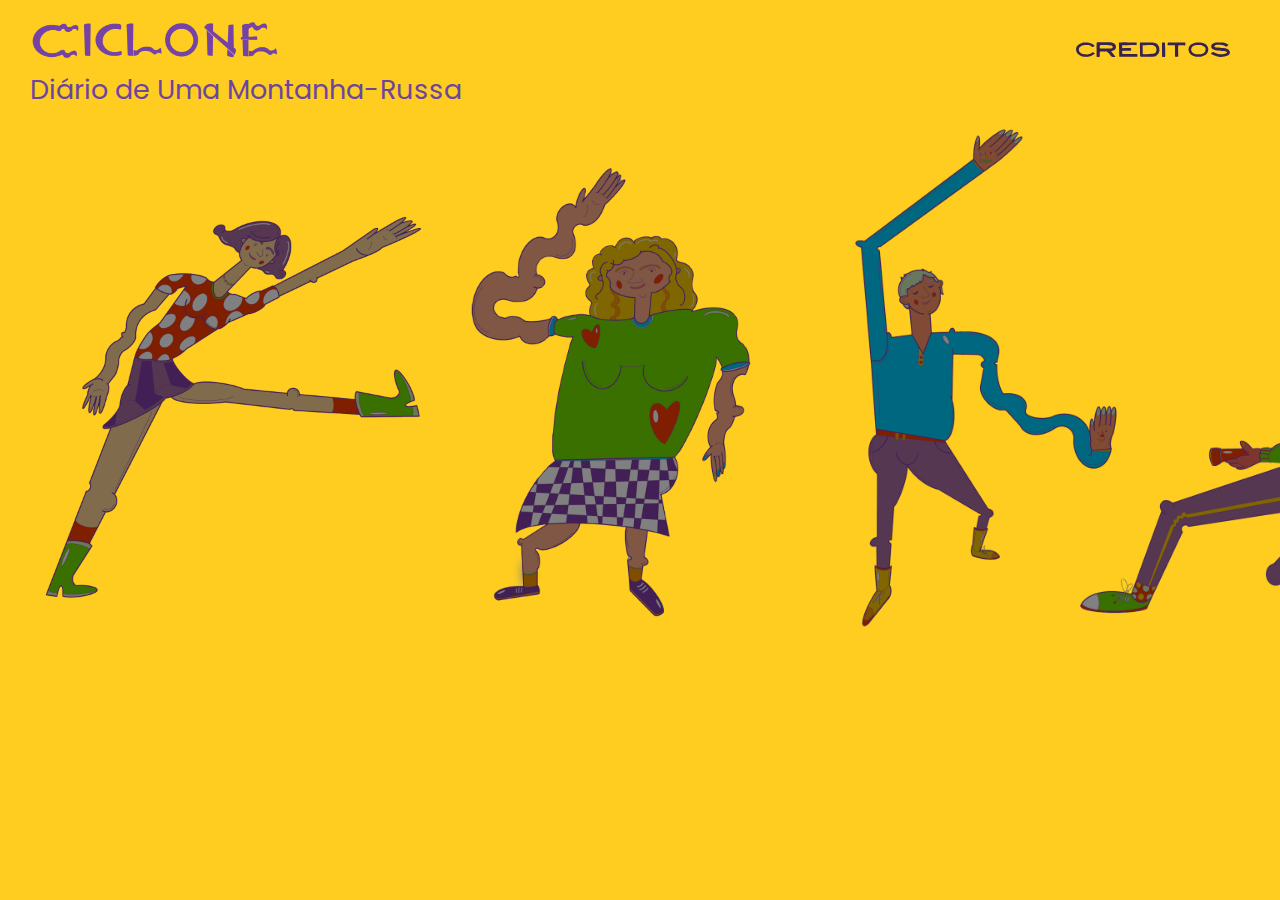
<file: index.html>
<!DOCTYPE html>
<html lang="pt">
  <head>
    <meta charset="UTF-8" />
    <meta name="viewport" content="width=device-width, initial-scale=1.0" />
    <link rel="icon" type="icon" href="assets/media/graphics/balao.png" />
    <!--VER-->
    <!-- informações para o browser -->
    <meta
      name="author"
      content="Andreia Gomes, Inês Teixeira, Michel Bianchi, Vítor-Hugo Sousa"
    />
    <meta
      name="keywords"
      content="Ciclone, Diário, Montanha-Russa, Anabela, Carla, M., Bernardo, Álbum Ilustrado, Orfeão Negro, FBAUP, Web Design, Pedro Amado"
    />
    <meta
      name="description"
      content="Esta página é dedicada ao álbum ilustrado Ciclone - Diário de Uma Montanha-Russa - de Inês Barahona e Miguel Fragata, ilustrado por Mariana Malhão; e às suas quatro personagens principais: Anabela, Carla, M. e Bernardo."
    />
    <meta name="data.created" content="2023-11-16" />

    <link rel="stylesheet" href="assets/css/reset.css" />
    <!-- reset propriedades -->
    <link rel="stylesheet" href="assets/css/styles.css" />
    <title>Ciclone</title>
  </head>

  <body>
    <div id="page">
      <header>
        <figure tabindex="-1" class="nav">
          <!-- só aparece na versão mobile -->
          <!-- para aparecer depois de largar -->
          <img
            class="menu"
            src="assets/media/graphics/iconmenu.png"
            alt="Icon Menu"
          />
          <nav>
            <ul>
              <li><a href="chapters/anabela.html">Anabela</a></li>
              <li><a href="chapters/carla.html">Carla</a></li>
              <li><a href="chapters/m.html">M.</a></li>
              <li><a href="chapters/bernardo.html">Bernardo</a></li>
              <li><a href="about.html">Créditos</a></li>
            </ul>
          </nav>
        </figure>

        <!-- versao pc-->
        <a class="creditos" href="about.html">
          <img
            class="creditosicon"
            src="assets/media/images/creditos_letras.svg"
            alt="Icon Créditos"
          />
        </a>
      </header>

      <main>
        <img src="assets/media/images/titulocortado.png" alt="Título Ciclone" />
        <!-- título cortado aka versao tele -->
        <img src="assets/media/images/titulo.png" alt="Título Ciclone" />
        <!-- titulo versao pc -->
        <img
          src="assets/media/images/ilustraçao.png"
          alt="Ilustração"
        /><!-- imagem principal -->
        <h1 class="titleindex">Diário de Uma Montanha-Russa</h1>

        <!-- Lista de personagens na landingpage versão desktop para seleção -->
        <div class="menupc">
          <a href="chapters/anabela.html">
            <img
              id="anabelamenu"
              src="assets/media/images/anabelamenu.png"
              alt="Anabela Menu"
              title="Anabela"
            />
          <a href="chapters/carla.html">
            <img
              id="carlamenu"
              src="assets/media/images/carlamenu.png"
              alt="Carla Menu"
              title="Carla"
            />
          </a>
          <a href="chapters/m.html">
            <img id="mmenu" src="assets/media/images/mmenu.png" alt="M. Menu" title="M"/>
          </a>
          <a href="chapters/bernardo.html">
            <img
              id="bernardomenu"
              src="assets/media/images/bernardomenu.png"
              alt="Bernardo Menu"
              title="Bernardo"
            />
          </a>
        </div>
      </main>
    </div>
  </body>
</html>
</file>
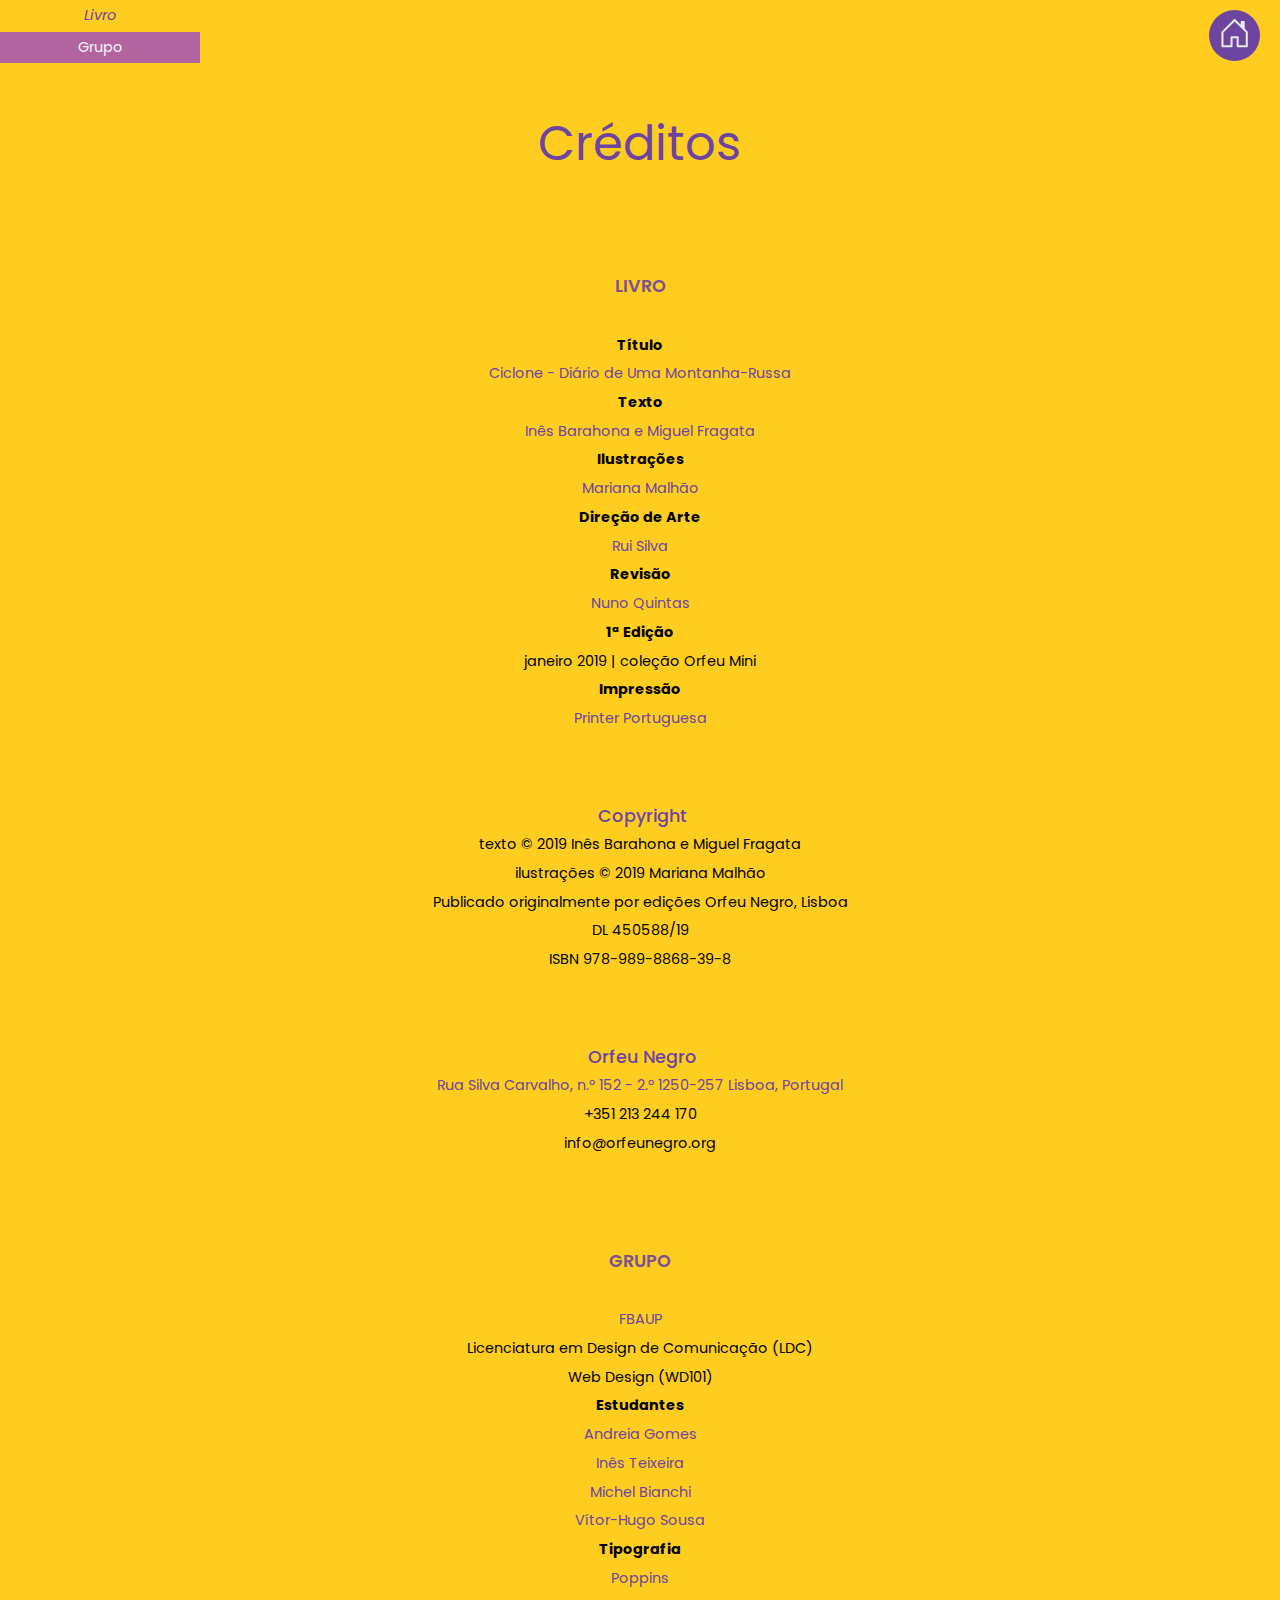
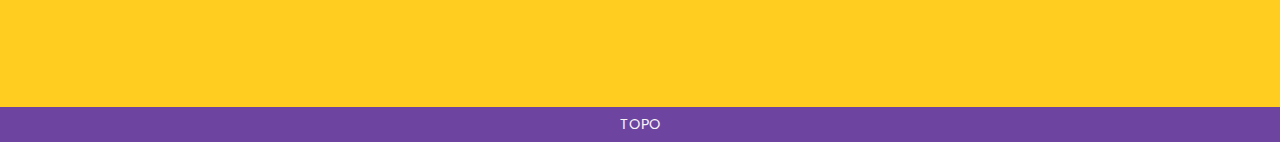
<file: about.html>
<!DOCTYPE html>
<html lang="pt">
  <head>
    <meta charset="UTF-8" />
    <meta name="viewport" content="width=device-width, initial-scale=1.0" />
    <link rel="icon" type="icon" href="assets/media/graphics/balao.png" />
    <!--VER-->
    <!-- informações para o browser -->
    <meta
      name="author"
      content="Andreia Gomes, Inês Teixeira, Michel Bianchi, Vítor-Hugo Sousa"
    />
    <meta
      name="keywords"
      content="Ciclone, Diário, Montanha-Russa, Anabela, Carla, M., Bernardo, Álbum Ilustrado, Orfeão Negro, FBAUP, Web Design, Pedro Amado"
    />
    <meta
      name="description"
      content="Esta página é dedicada aos créditos do álbum ilustrado Ciclone - Diário de Uma Montanha-Russa - de Inês Barahona e Miguel Fragata, ilustrado por Mariana Malhão."
    />
    <meta name="data.created" content="2023-11-16" />

    <link rel="stylesheet" href="assets/css/reset.css" />
    <!-- reset propriedades -->
    <link rel="stylesheet" href="assets/css/creditos.css" />
    <title>Créditos</title>
  </head>

  <body>
    <header>
      <!-- <figure tabindex="-1" class="nav"> -->
      <!-- <nav>
                <ul>
                    <li><a href="chapters/anabela.html">Anabela</a></li>
                    <li><a href="chapters/carla.html">Carla</a></li>
                    <li><a href="chapters/m.html">M.</a></li>
                    <li><a href="chapters/bernardo.html">Bernardo</a></li>
                    <li><a href="about.html">Créditos</a></li>
                </ul>
            </nav> -->
      <!-- </figure> -->

      <!-- versao pc de volta para pagina index -->
      <a class="creditos" href="index.html">
        <img
          class="creditosicon"
          src="assets/media/graphics/home-ciclone.svg"
          alt="Icon Créditos"
        />
      </a>

      <div class="buttons">
        <a href="#livro">Livro</a>
        <a href="#grupo">Grupo</a>
      </div>
    </header>

    <main>
      <h1>Créditos</h1>
      <section>
        <article>
          <h2 id="livro">Livro</h2>
          <p><strong>Título</strong></p>
          <p>
            <a
              target="_blank"
              href="https://formiga-atomica.com/activities/ciclone-diario-de-uma-montanha-russa/"
              >Ciclone - Diário de Uma Montanha-Russa</a
            >
          </p>
          <p><strong>Texto</strong></p>
          <p>
            <a target="_blank" href="https://formiga-atomica.com/sobre/"
              >Inês Barahona e Miguel Fragata</a
            >
          </p>
          <p><strong>Ilustrações</strong></p>
          <p>
            <a target="_blank" href="https://www.marianamalhao.com/"
              >Mariana Malhão</a
            >
          </p>
          <p><strong>Direção de Arte</strong></p>
          <p>
            <a target="_blank" href="https://matlitlab.uc.pt/membro/rui-silva/"
              >Rui Silva</a
            >
          </p>
          <p><strong>Revisão</strong></p>
          <p>
            <a target="_blank" href="https://oficinacaixaalta.pt/nuno-quintas/"
              >Nuno Quintas</a
            >
          </p>
          <p><strong>1ª Edição</strong></p>
          <p>janeiro 2019 | coleção Orfeu Mini</p>
          <p><strong>Impressão</strong></p>
          <p>
            <a
              target="_blank"
              href="https://apigraf.pt/directory/printer-portuguesa-industria-grafica-s-a/"
              >Printer Portuguesa</a
            >
          </p>
        </article>

        <article>
          <h3>Copyright</h3>
          <p>texto &copy 2019 Inês Barahona e Miguel Fragata</p>
          <p>ilustrações &copy 2019 Mariana Malhão</p>
          <p>Publicado originalmente por edições Orfeu Negro, Lisboa</p>
          <p>DL 450588/19</p>
          <p>ISBN 978-989-8868-39-8</p>
        </article>

        <article>
          <h3>
            <a target="_blank" href="https://www.orfeunegro.org/"
              >Orfeu Negro</a
            >
          </h3>
          <p>
            <a target="_blank" href="https://maps.app.goo.gl/M8A2iCEJscXPqKwc7"
              >Rua Silva Carvalho, n.º 152 - 2.º 1250-257 Lisboa, Portugal</a
            >
          </p>
          <p>+351 213 244 170</p>
          <p>info@orfeunegro.org</p>
        </article>

        <article>
          <h2 id="grupo">Grupo</h2>
          <p>
            <a
              target="_blank"
              href="https://sigarra.up.pt/fbaup/pt/web_page.Inicial"
              >FBAUP</a
            >
          </p>
          <p>Licenciatura em Design de Comunicação (LDC)</p>
          <p>Web Design (WD101)</p>
          <p class="bold"><strong>Estudantes</strong></p>
          <!-- os exercicios 5 de cada membro -->
          <p>
            <a target="_blank" href="https://users.fba.up.pt/~up202107732/"
              >Andreia Gomes</a
            >
          </p>
          <p>
            <a target="_blank" href="https://users.fba.up.pt/~up202108370/EX05/"
              >Inês Teixeira</a
            >
          </p>
          <p>
            <a target="_blank" href="https://michelbianchi.github.io/portfolio/"
              >Michel Bianchi</a
            >
          </p>
          <p><a target="_blank" href="">Vítor-Hugo Sousa</a></p>
          <p class="bold"><strong>Tipografia</strong></p>
          <p>
            <a target="_blank" href="https://fonts.google.com/specimen/Poppins"
              >Poppins</a
            >
          </p>
        </article>
      </section>
    </main>
    <footer><a href="#top">Topo</a></footer>
  </body>
</html>
</file>
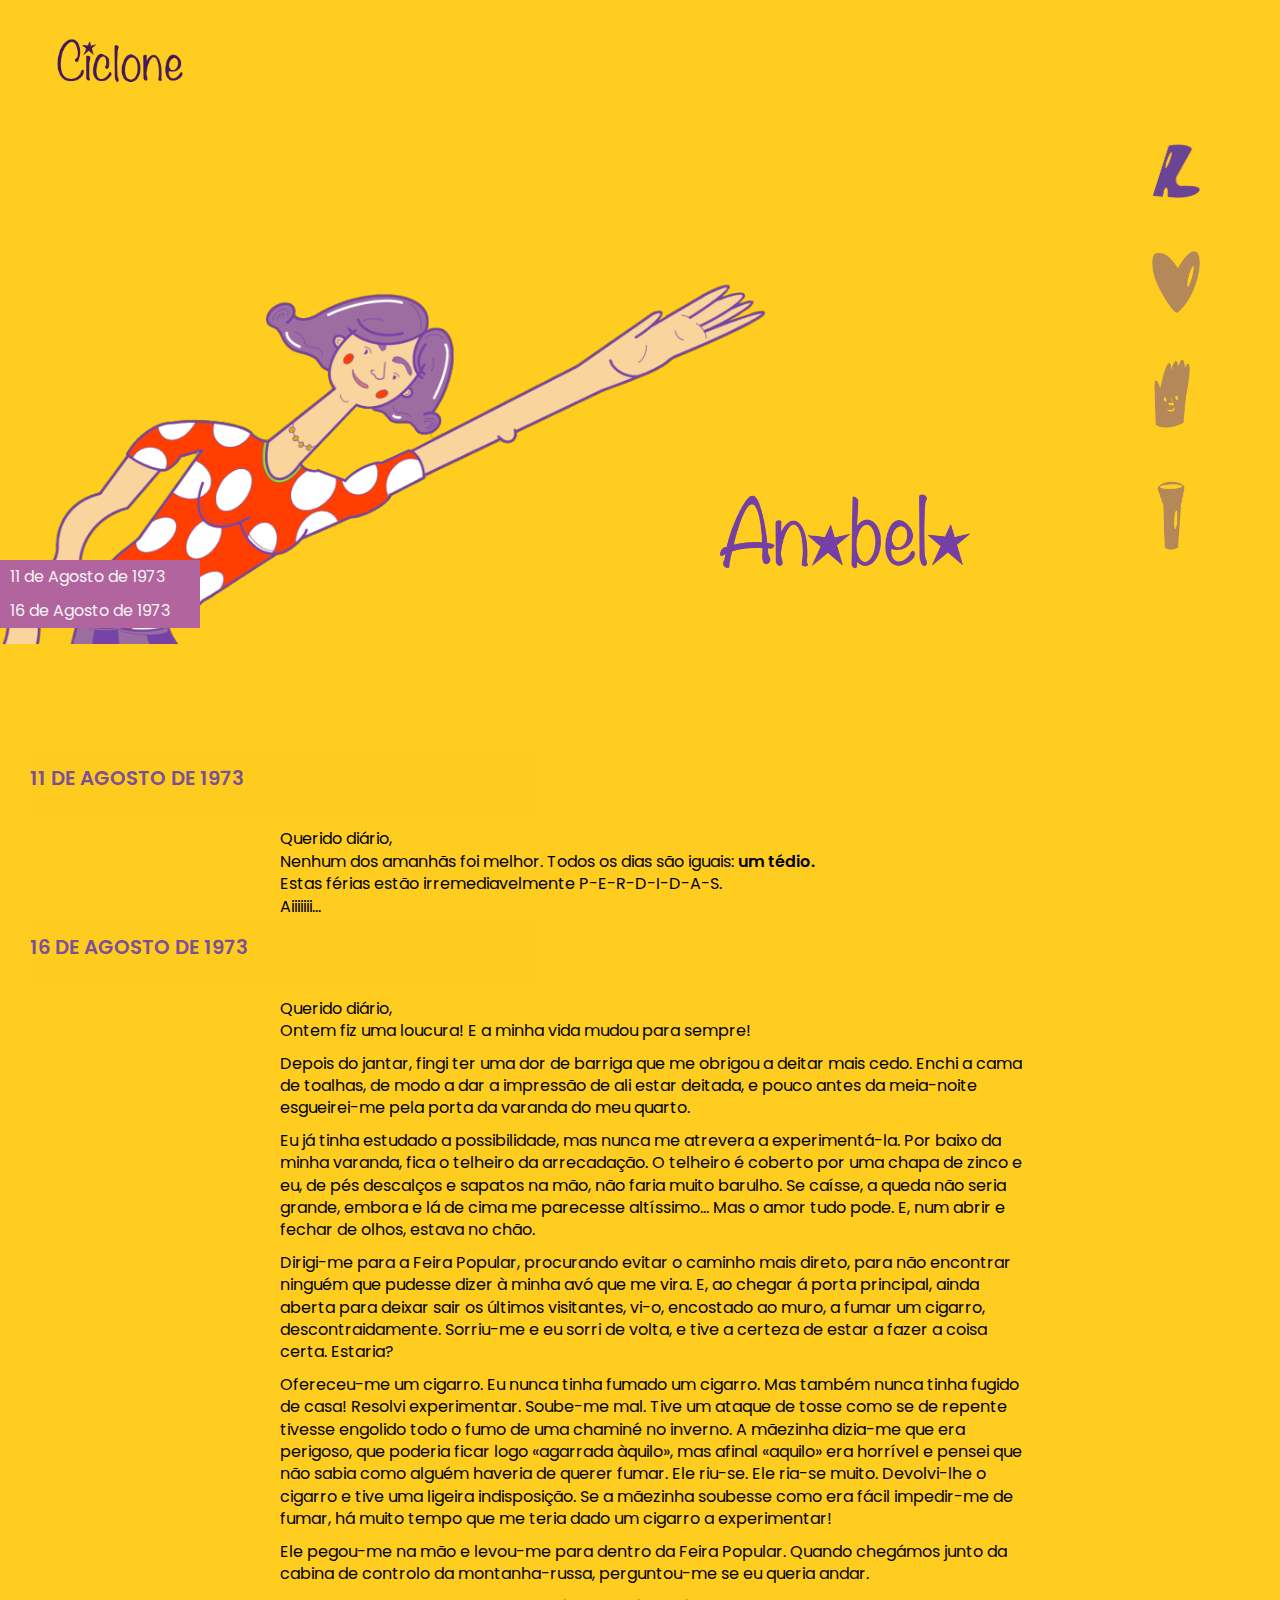
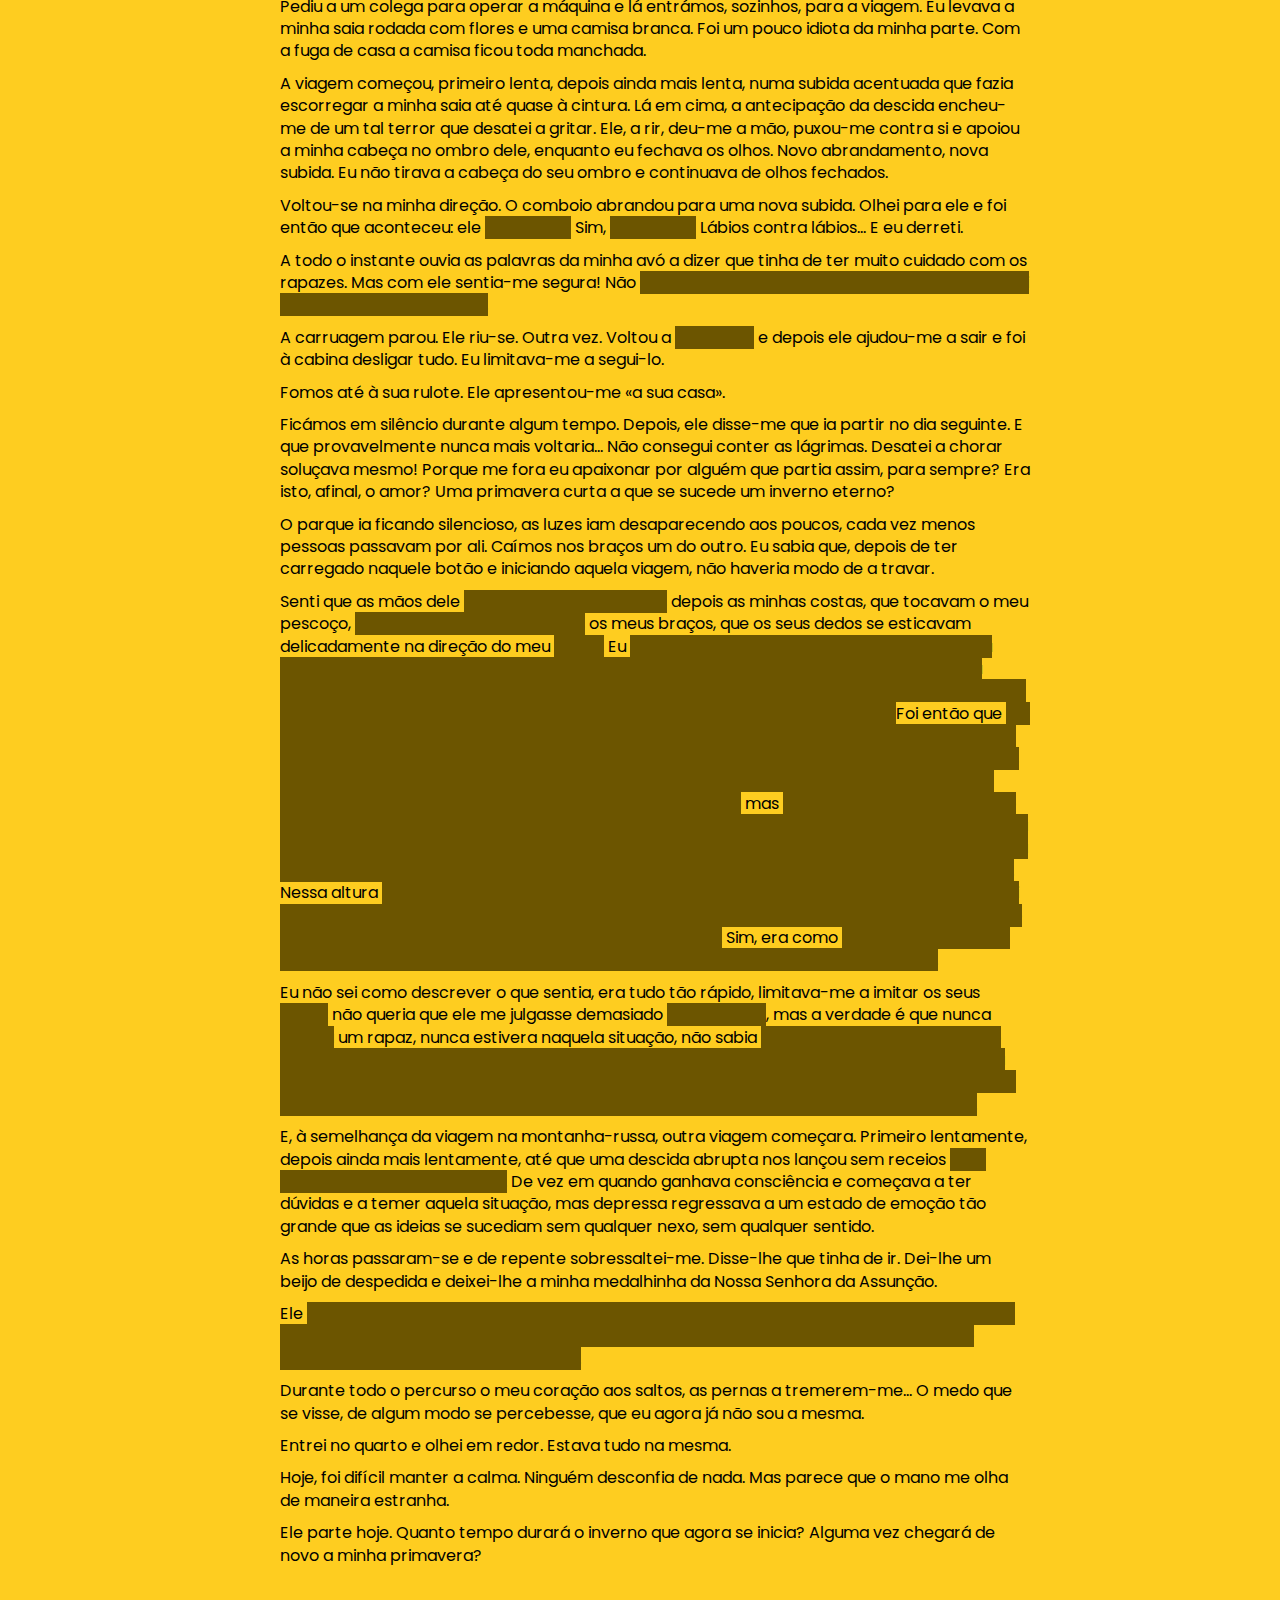
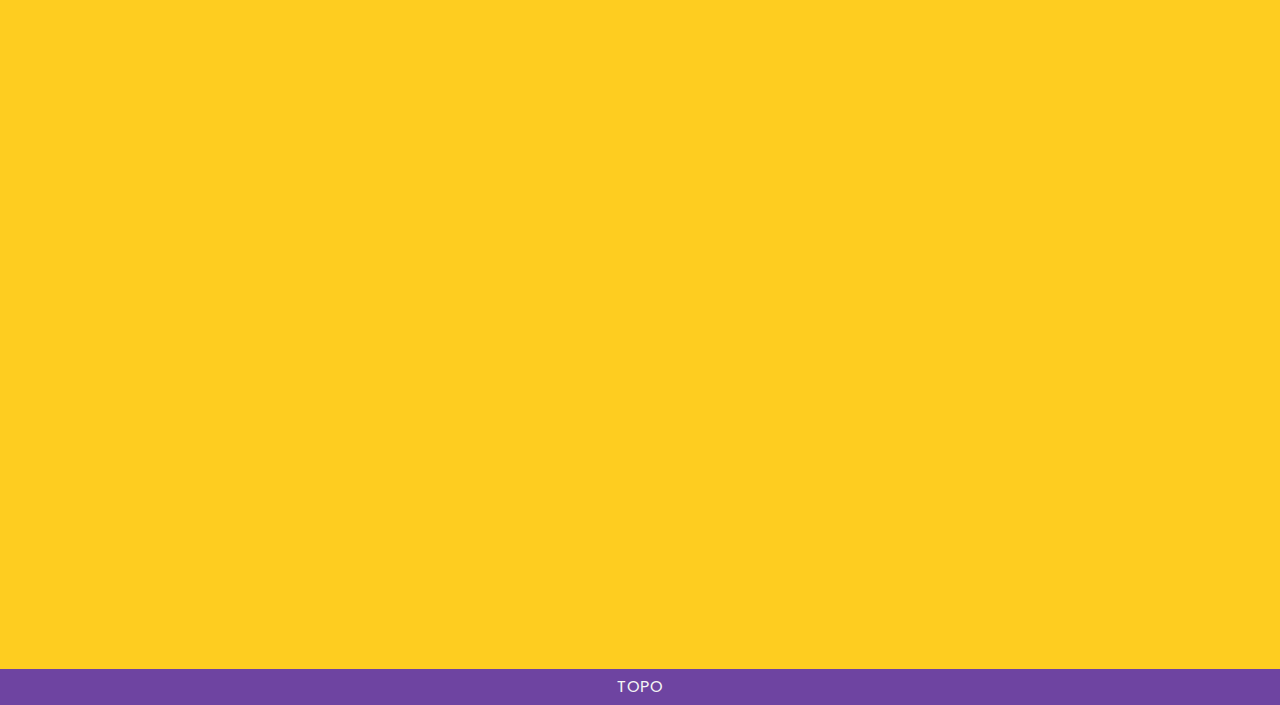
<file: chapters/anabela.html>
<!DOCTYPE html>
<html lang="pt">
  <head>
    <meta charset="UTF-8" />
    <meta name="viewport" content="width=device-width, initial-scale=1.0" />
    <link rel="icon" type="icon" href="../assets/media/graphics/balao.png" />
    <!-- informações para o browser -->
    <meta
      name="author"
      content="Andreia Gomes, Inês Teixeira, Michel Bianchi, Vítor-Hugo Sousa"
    />
    <meta
      name="keywords"
      content="Ciclone, Diário, Montanha-Russa, Anabela, Carla, M., Bernardo, Álbum Ilustrado, Orfeão Negro, FBAUP, Web Design, Pedro Amado"
    />
    <meta
      name="description"
      content="Esta página é dedicada à personagem Anabela do álbum ilustrado Ciclone - Diário de Uma Montanha-Russa - de Inês Barahona e Miguel Fragata, ilustrado por Mariana Malhão."
    />
    <meta name="data.created" content="2023-11-16" />

    <link rel="stylesheet" href="../assets/css/reset.css" />
    <!-- reset propriedades -->
    <link rel="stylesheet" href="../assets/css/styles.css" />
    <link rel="stylesheet" href="../assets/css/anabela.css" />
    <title>Anabela</title>
  </head>

  <body>
    <header class="headerAnabela">
      <!-- Menu de navegação versão mobile -->
      <figure tabindex="-1" class="nav">
        <!-- para aparecer depois de largar -->
        <img
          class="menu"
          src="../assets/media/graphics/iconmenu.png"
          alt="Icon Menu"
        />
        <nav>
          <ul>
            <li><a href="../chapters/anabela.html">Anabela</a></li>
            <li><a href="../chapters/carla.html">Carla</a></li>
            <li><a href="../chapters/m.html">M.</a></li>
            <li><a href="../chapters/bernardo.html">Bernardo</a></li>
            <li><a href="../about.html">Créditos</a></li>
          </ul>
        </nav>
      </figure>

      <!-- Botão para voltar ao index.html -->
      <figure  id="ciclone">
        <a href="../index.html">
          <img
            class="creditosIconAnabela"
            src="../assets/media/images/cicloneanabela.png"
            alt="Icon Créditos"
          />
        </a>
      </figure>

      <!-- Menu lateral versão desktop -->
      <div class="menuAnabela">
        <a href="anabela.html" class="icons">
          <img
            class="anabelaicon"
            src="../assets/media/graphics/iconanabela.png"
            alt="Icon Anabela"
          />
        </a>
        <a href="carla.html" class="icons">
          <!-- CARLA -->
          <img
            class="carlaicon"
            src="../assets/media/graphics/iconcarla.png"
            alt="Icon Carla"
          />
        </a>
        <a href="m.html" class="icons">
          <img
            class="micon"
            src="../assets/media/graphics/iconm.png"
            alt="Icon M."
          />
        </a>
        <a href="bernardo.html" class="icons">
          <img
            class="bernardoicon"
            src="../assets/media/graphics/iconbernardo.png"
            alt="Icon Bernardo"
          />
        </a>
      </div>


      <div class="buttons">
        <a href="#11agosto">11 de Agosto de 1973</a>
        <a href="#16agosto">16 de Agosto de 1973</a>
      </div>

      <!-- Ilustração de perfil Anabela -->
      <figure class="alinhamento">
        <img
          class="anabelaIlustracao"
          src="../assets/media/images/anabela.png"
          alt="Anabela"
        />
        <!-- Assinatura Anabela -->
        <img
          id="tituloanabela"
          src="../assets/media/images/tituloanabela.png"
          alt="Anabela"
        />
      </figure>
    </header>

    <main>
      <section>
        <article id="11agosto">
          <h2>11 de Agosto de 1973</h2>
          <p>
            Querido diário, <br />
            Nenhum dos amanhãs foi melhor. Todos os dias são iguais:<strong>
              um tédio.</strong
            >
            <br />
            Estas férias estão irremediavelmente P-E-R-D-I-D-A-S.<br />
            Aiiiiiii…
          </p>
        </article>
        <article id="16agosto">
          <h2>16 de Agosto de 1973</h2>
          <p>
            Querido diário,<br />
            Ontem fiz uma loucura! E a minha vida mudou para sempre!
          </p>
          <p>
            Depois do jantar, fingi ter uma dor de barriga que me obrigou a
            deitar mais cedo. Enchi a cama de toalhas, de modo a dar a impressão
            de ali estar deitada, e pouco antes da meia-noite esgueirei-me pela
            porta da varanda do meu quarto.
          </p>
          <p>
            Eu já tinha estudado a possibilidade, mas nunca me atrevera a
            experimentá-la. Por baixo da minha varanda, fica o telheiro da
            arrecadação. O telheiro é coberto por uma chapa de zinco e eu, de
            pés descalços e sapatos na mão, não faria muito barulho. Se caísse,
            a queda não seria grande, embora e lá de cima me parecesse
            altíssimo… Mas o amor tudo pode. E, num abrir e fechar de olhos,
            estava no chão.
          </p>
          <p>
            Dirigi-me para a Feira Popular, procurando evitar o caminho mais
            direto, para não encontrar ninguém que pudesse dizer à minha avó que
            me vira. E, ao chegar á porta principal, ainda aberta para deixar
            sair os últimos visitantes, vi-o, encostado ao muro, a fumar um
            cigarro, descontraidamente. Sorriu-me e eu sorri de volta, e tive a
            certeza de estar a fazer a coisa certa. Estaria?
          </p>
          <p>
            Ofereceu-me um cigarro. Eu nunca tinha fumado um cigarro. Mas também
            nunca tinha fugido de casa! Resolvi experimentar. Soube-me mal. Tive
            um ataque de tosse como se de repente tivesse engolido todo o fumo
            de uma chaminé no inverno. A mãezinha dizia-me que era perigoso, que
            poderia ficar logo «agarrada àquilo», mas afinal «aquilo» era
            horrível e pensei que não sabia como alguém haveria de querer fumar.
            Ele riu-se. Ele ria-se muito. Devolvi-lhe o cigarro e tive uma
            ligeira indisposição. Se a mãezinha soubesse como era fácil
            impedir-me de fumar, há muito tempo que me teria dado um cigarro a
            experimentar!
          </p>
          <p>
            Ele pegou-me na mão e levou-me para dentro da Feira Popular. Quando
            chegámos junto da cabina de controlo da montanha-russa, perguntou-me
            se eu queria andar.
          </p>
          <p>
            Pediu a um colega para operar a máquina e lá entrámos, sozinhos,
            para a viagem. Eu levava a minha saia rodada com flores e uma camisa
            branca. Foi um pouco idiota da minha parte. Com a fuga de casa a
            camisa ficou toda manchada.
          </p>
          <p>
            A viagem começou, primeiro lenta, depois ainda mais lenta, numa
            subida acentuada que fazia escorregar a minha saia até quase à
            cintura. Lá em cima, a antecipação da descida encheu-me de um tal
            terror que desatei a gritar. Ele, a rir, deu-me a mão, puxou-me
            contra si e apoiou a minha cabeça no ombro dele, enquanto eu fechava
            os olhos. Novo abrandamento, nova subida. Eu não tirava a cabeça do
            seu ombro e continuava de olhos fechados.
          </p>
          <p>
            Voltou-se na minha direção. O comboio abrandou para uma nova subida.
            Olhei para ele e foi então que aconteceu: ele
            <span>beijou-me!</span> Sim, <span>beijou-me!</span> Lábios contra
            lábios… E eu derreti.
          </p>
          <p>
            A todo o instante ouvia as palavras da minha avó a dizer que tinha
            de ter muito cuidado com os rapazes. Mas com ele sentia-me segura!
            Não
            <span
              >queria que aquele beijo terminasse, de seguida, fui eu a procurar
              a boca dele.</span
            >
          </p>
          <p>
            A carruagem parou. Ele riu-se. Outra vez. Voltou a
            <span>beijar-me</span> e depois ele ajudou-me a sair e foi à cabina
            desligar tudo. Eu limitava-me a segui-lo.
          </p>
          <p>Fomos até à sua rulote. Ele apresentou-me «a sua casa».</p>
          <p>
            Ficámos em silêncio durante algum tempo. Depois, ele disse-me que ia
            partir no dia seguinte. E que provavelmente nunca mais voltaria… Não
            consegui conter as lágrimas. Desatei a chorar soluçava mesmo! Porque
            me fora eu apaixonar por alguém que partia assim, para sempre? Era
            isto, afinal, o amor? Uma primavera curta a que se sucede um inverno
            eterno?
          </p>
          <p>
            O parque ia ficando silencioso, as luzes iam desaparecendo aos
            poucos, cada vez menos pessoas passavam por ali. Caímos nos braços
            um do outro. Eu sabia que, depois de ter carregado naquele botão e
            iniciando aquela viagem, não haveria modo de a travar.
          </p>
          <p>
            Senti que as mãos dele
            <span>subiam as minhas pernas,</span> depois as minhas costas, que
            tocavam o meu pescoço, <span>que beijavam a minha orelha,</span> os
            meus braços, que os seus dedos se esticavam delicadamente na direção
            do meu <span>peito…</span> Eu
            <span
              >senti o meu coração bater mais rápido, o meu corpo arrepiar-se, o
              meu rosto corar. Eu abracei-o com força, sentindo o seu calor, o
              seu cheiro, o seu sabor. Eu olhei nos seus olhos, que brilhavam na
              escuridão, e sorri. Eu disse-lhe que o amava, que ele era tudo
              para mim, que eu queria ficar com ele para sempre.</span
            >Foi então que
            <span
              >ele me puxou para mais perto, e me beijou com paixão. Ele
              sussurrou no meu ouvido que também me amava, que eu era a sua
              vida, que ele nunca me deixaria. Ele levantou-me nos seus braços,
              e me levou para o seu carro. Ele me deitou no banco de trás, e se
              deitou sobre mim. Ele me beijou novamente, e começou a desabotoar
              a minha blusa</span
            >
            mas
            <span
              >eu o parei, e lhe disse que não era o momento certo. Eu lhe disse
              que queria esperar, que queria que fosse especial, que queria que
              fosse perfeito. Ele me olhou com compreensão, e me abraçou. Ele me
              disse que respeitava a minha decisão, que esperaria o tempo que
              fosse preciso, que me amava do jeito que eu era.</span
            >
            Nessa altura
            <span
              >eu me senti a mulher mais feliz do mundo, e me aconcheguei no seu
              peito. Eu ouvi o seu coração bater no mesmo ritmo que o meu, e
              adormeci nos seus braços. Eu sonhei com o nosso futuro, com o
              nosso amor, com a nossa felicidade.</span
            >
            Sim, era como
            <span
              >se estivéssemos num conto de fadas, onde tudo era possível, onde
              tudo era mágico, onde tudo era nosso.</span
            >
          </p>
          <p>
            Eu não sei como descrever o que sentia, era tudo tão rápido,
            limitava-me a imitar os seus <span>beijos,</span> não queria que ele
            me julgasse demasiado <span>inexperiente</span>, mas a verdade é que
            nunca <span>beijara</span> um rapaz, nunca estivera naquela
            situação, não sabia
            <span
              >onde pôr as minhas mãos, não sabia em que momento deveria parar -
              na verdade, eu não queria parar. Eu sei, talvez tenha sido
              precipitado, talvez só me deveria ter recabido um pouco mais, mas
              eu estava incapaz de tomar uma decisão, estava completamente
              tomada por aquela excitação do momento.</span
            >
          </p>
          <p>
            E, à semelhança da viagem na montanha-russa, outra viagem começara.
            Primeiro lentamente, depois ainda mais lentamente, até que uma
            descida abrupta nos lançou sem receios
            <span>nem vergonha um contra o outro.</span> De vez em quando
            ganhava consciência e começava a ter dúvidas e a temer aquela
            situação, mas depressa regressava a um estado de emoção tão grande
            que as ideias se sucediam sem qualquer nexo, sem qualquer sentido.
          </p>
          <p>
            As horas passaram-se e de repente sobressaltei-me. Disse-lhe que
            tinha de ir. Dei-lhe um beijo de despedida e deixei-lhe a minha
            medalhinha da Nossa Senhora da Assunção.
          </p>
          <p>
            Ele
            <span
              >agarrou-me a mão e pediu-me que ficasse. Disse-me que nunca tinha
              sentido nada assim por ninguém. Que eu era a sua alma gémea, a sua
              razão de viver. Que não podia deixá-lo sozinho naquela noite. Que
              me amava.</span
            >
          </p>
          <p>
            Durante todo o percurso o meu coração aos saltos, as pernas a
            tremerem-me… O medo que se visse, de algum modo se percebesse, que
            eu agora já não sou a mesma.
          </p>
          <p>Entrei no quarto e olhei em redor. Estava tudo na mesma.</p>
          <p>
            Hoje, foi difícil manter a calma. Ninguém desconfia de nada. Mas
            parece que o mano me olha de maneira estranha.
          </p>
          <p>
            Ele parte hoje. Quanto tempo durará o inverno que agora se inicia?
            Alguma vez chegará de novo a minha primavera?
          </p>
        </article>
      </section>
    </main>
    <footer>
      <a href="#top">Topo</a>
    </footer>
  </body>
</html>
</file>
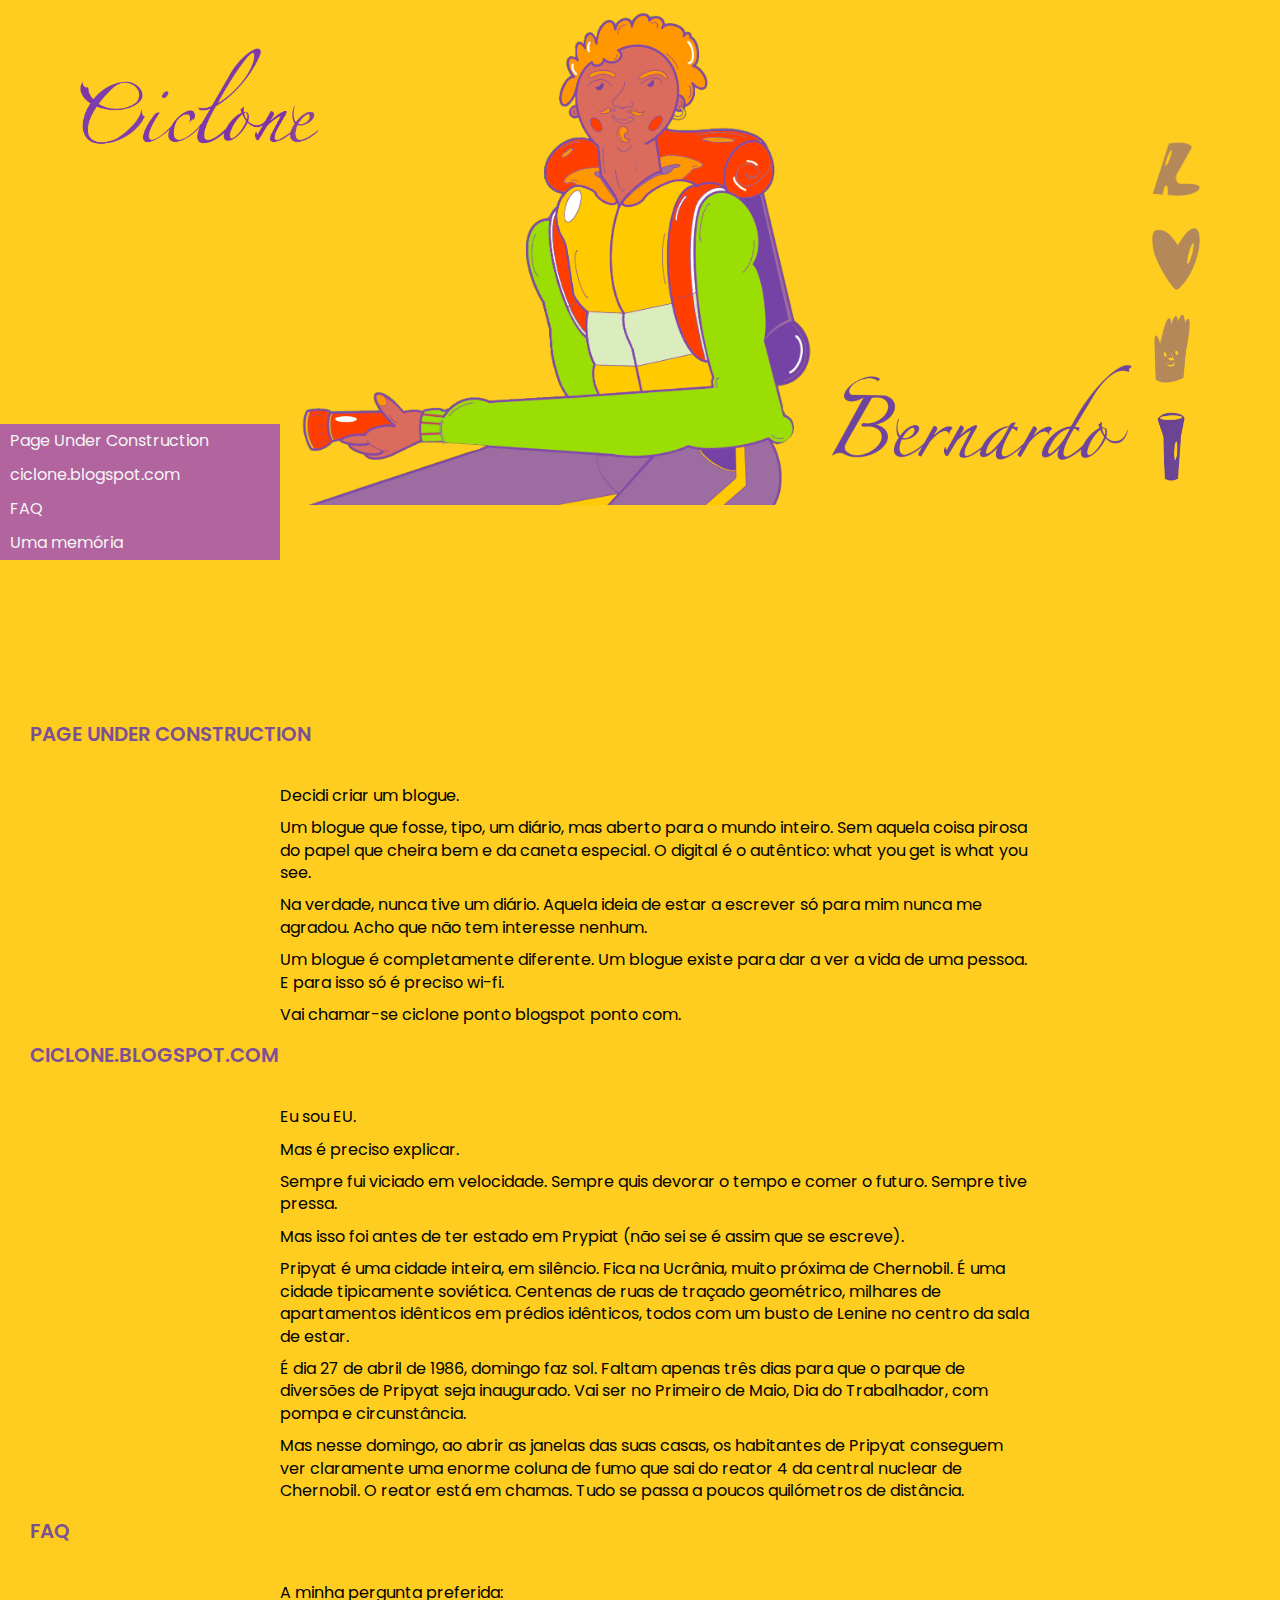
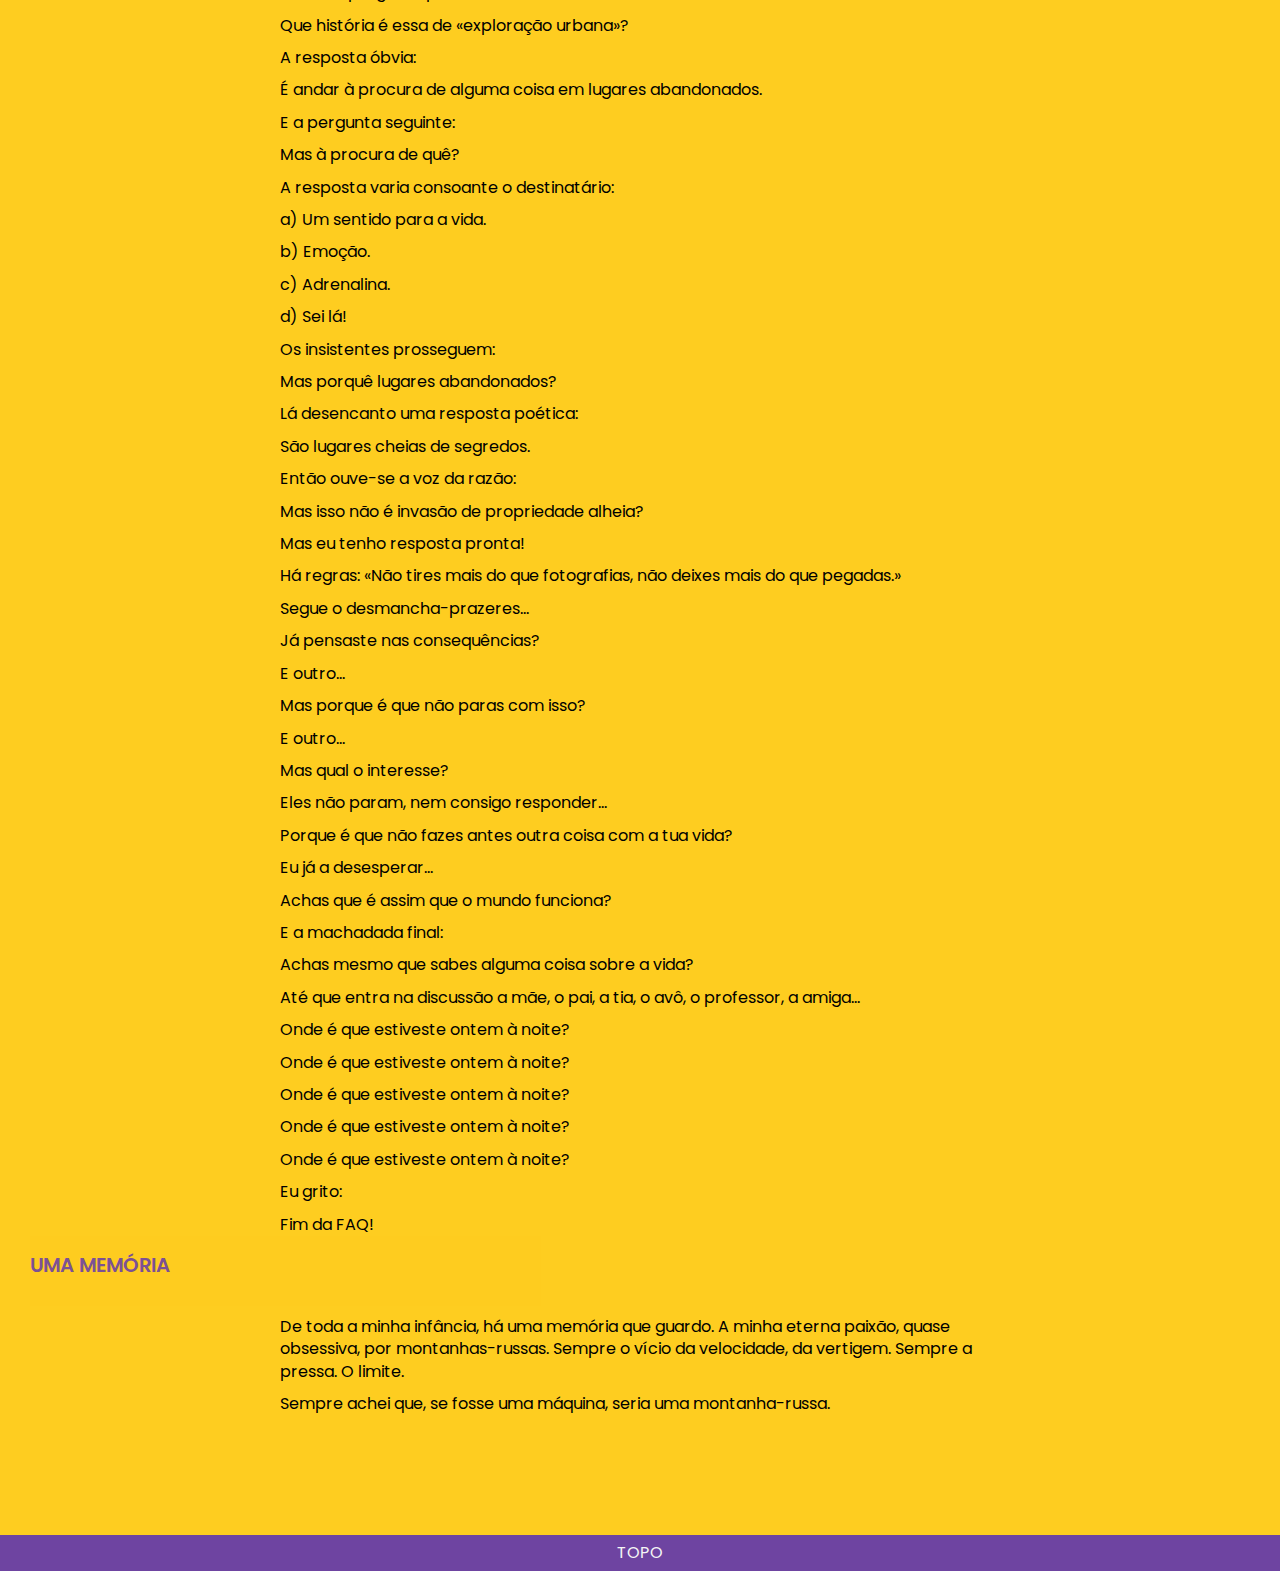
<file: chapters/bernardo.html>
<!DOCTYPE html>
<html lang="pt">
  <head>
    <meta charset="UTF-8" />
    <meta name="viewport" content="width=device-width, initial-scale=1.0" />
    <link rel="icon" type="icon" href="../assets/media/graphics/balao.png" />
    <!-- informações para o browser -->
    <meta
      name="author"
      content="Andreia Gomes, Inês Teixeira, Michel Bianchi, Vítor-Hugo Sousa"
    />
    <meta
      name="keywords"
      content="Ciclone, Diário, Montanha-Russa, Anabela, Carla, M., Bernardo, Álbum Ilustrado, Orfeão Negro, FBAUP, Web Design, Pedro Amado"
    />
    <meta
      name="description"
      content="Esta página é dedicada à personagem Bernardo do álbum ilustrado Ciclone - Diário de Uma Montanha-Russa - de Inês Barahona e Miguel Fragata, ilustrado por Mariana Malhão."
    />
    <meta name="data.created" content="2023-11-16" />

    <link rel="stylesheet" href="../assets/css/reset.css" />
    <!-- reset propriedades -->
    <link rel="stylesheet" href="/assets/css/styles.css" />
    <link rel="stylesheet" href="/assets/css/bernardo.css" />
    <title>Bernardo</title>
  </head>

  <body>
    <header>
      <figure tabindex="-1" class="nav">
        <!-- para aparecer depois de largar -->
        <img
          class="menu"
          src="../assets/media/graphics/iconmenu.png"
          alt="Icon Menu"
        />
        <nav>
          <ul>
            <li><a href="../chapters/anabela.html">Anabela</a></li>
            <li><a href="../chapters/carla.html">Carla</a></li>
            <li><a href="../chapters/m.html">M.</a></li>
            <li><a href="../chapters/bernardo.html">Bernardo</a></li>
            <li><a href="../about.html">Créditos</a></li>
          </ul>
        </nav>
      </figure>

      <!-- Menu lateral  -->
      <figure id="ciclone">
        <a href="../index.html">
          <img
            class="homeBernardo"
            src="../assets/media/images/ciclonebernardo.png"
            alt="Icon Créditos"
          />
        </a>
      </figure>

      <!-- Menu versão desktop -->
      <nav class="menuBernardo">
        <a href="anabela.html">
          <!-- ANABELA -->
          <img
            class="anabelaicon"
            src="../assets/media/graphics/iconanabela.png"
            alt="Icon Anabela"
          />
        </a>
        <a href="carla.html">
          <!-- CARLA -->
          <img
            class="carlaicon"
            src="../assets/media/graphics/iconcarla.png"
            alt="Icon Carla"
          />
        </a>
        <a href="m.html">
          <!-- M -->
          <img
            class="micon"
            src="../assets/media/graphics/iconm.png"
            alt="Icon M."
          />
        </a>
        <a href="bernardo.html">
          <!-- BERNARDO -->
          <img
            class="bernardoicon"
            src="../assets/media/graphics/iconbernardo.png"
            alt="Icon Bernardo"
          />
        </a>
      </nav>

      <br>

      <div class="buttons">
        <a href="#construction">Page Under Construction</a>
        <a href="#blogspot">ciclone.blogspot.com</a>
        <a href="#FAQ">FAQ</a>
        <a href="#memória">Uma memória</a>
      </div>

      <figure>
        <img
          class="tituloBernardo"
          src="../assets/media/images/titulobernardo.png"
          alt="Bernardo"
        />
        <img
          class="ilustracaoBernardo"
          src="../assets/media/images/bernardo.png"
          alt="Bernardo"
        />
      </figure>
      
    </header>

    <main>
      <section>
        <article id="construction">
          <h2>Page Under Construction</h2>
          <p>Decidi criar um blogue.</p>
          <p>
            Um blogue que fosse, tipo, um diário, mas aberto para o mundo
            inteiro. Sem aquela coisa pirosa do papel que cheira bem e da caneta
            especial. O digital é o autêntico: what you get is what you see.
          </p>
          <p>
            Na verdade, nunca tive um diário. Aquela ideia de estar a escrever
            só para mim nunca me agradou. Acho que não tem interesse nenhum.
          </p>
          <p>
            Um blogue é completamente diferente. Um blogue existe para dar a ver
            a vida de uma pessoa. E para isso só é preciso wi-fi.
          </p>
          <p>Vai chamar-se ciclone ponto blogspot ponto com.</p>
        </article>
        <article id="blogspot">
          <h2>ciclone.blogspot.com</h2>
          <p>Eu sou EU.</p>
          <p>Mas é preciso explicar.</p>
          <p>
            Sempre fui viciado em velocidade. Sempre quis devorar o tempo e
            comer o futuro. Sempre tive pressa.
          </p>
          <p>
            Mas isso foi antes de ter estado em Prypiat (não sei se é assim que
            se escreve).
          </p>
          <p>
            Pripyat é uma cidade inteira, em silêncio. Fica na Ucrânia, muito
            próxima de Chernobil. É uma cidade tipicamente soviética. Centenas
            de ruas de traçado geométrico, milhares de apartamentos idênticos em
            prédios idênticos, todos com um busto de Lenine no centro da sala de
            estar.
          </p>
          <p>
            É dia 27 de abril de 1986, domingo faz sol. Faltam apenas três dias
            para que o parque de diversões de Pripyat seja inaugurado. Vai ser
            no Primeiro de Maio, Dia do Trabalhador, com pompa e circunstância.
          </p>
          <p>
            Mas nesse domingo, ao abrir as janelas das suas casas, os habitantes
            de Pripyat conseguem ver claramente uma enorme coluna de fumo que
            sai do reator 4 da central nuclear de Chernobil. O reator está em
            chamas. Tudo se passa a poucos quilómetros de distância.
          </p>
        </article>
        <article id="FAQ">
          <h2>FAQ</h2>
          <p>A minha pergunta preferida:</p>
          <p>Que história é essa de «exploração urbana»?</p>
          <p>A resposta óbvia:</p>
          <p>É andar à procura de alguma coisa em lugares abandonados.</p>
          <p>E a pergunta seguinte:</p>
          <p>Mas à procura de quê?</p>
          <p>A resposta varia consoante o destinatário:</p>
          <p>a) Um sentido para a vida.</p>
          <p>b) Emoção.</p>
          <p>c) Adrenalina.</p>
          <p>d) Sei lá!</p>
          <p>Os insistentes prosseguem:</p>
          <p>Mas porquê lugares abandonados?</p>
          <p>Lá desencanto uma resposta poética:</p>
          <p>São lugares cheias de segredos.</p>
          <p>Então ouve-se a voz da razão:</p>
          <p>Mas isso não é invasão de propriedade alheia?</p>
          <p>Mas eu tenho resposta pronta!</p>
          <p>
            Há regras: «Não tires mais do que fotografias, não deixes mais do
            que pegadas.»
          </p>
          <p>Segue o desmancha-prazeres…</p>
          <p>Já pensaste nas consequências?</p>
          <p>E outro…</p>
          <p>Mas porque é que não paras com isso?</p>
          <p>E outro…</p>
          <p>Mas qual o interesse?</p>
          <p>Eles não param, nem consigo responder…</p>
          <p>Porque é que não fazes antes outra coisa com a tua vida?</p>
          <p>Eu já a desesperar…</p>
          <p>Achas que é assim que o mundo funciona?</p>
          <p>E a machadada final:</p>
          <p>Achas mesmo que sabes alguma coisa sobre a vida?</p>
          <p>
            Até que entra na discussão a mãe, o pai, a tia, o avô, o professor,
            a amiga…
          </p>
          <p>Onde é que estiveste ontem à noite?</p>
          <p>Onde é que estiveste ontem à noite?</p>
          <p>Onde é que estiveste ontem à noite?</p>
          <p>Onde é que estiveste ontem à noite?</p>
          <p>Onde é que estiveste ontem à noite?</p>
          <p>Eu grito:</p>
          <p>Fim da FAQ!</p>
        </article>
        <article id="memória">
          <h2>Uma memória</h2>
          <p>
            De toda a minha infância, há uma memória que guardo. A minha eterna
            paixão, quase obsessiva, por montanhas-russas. Sempre o vício da
            velocidade, da vertigem. Sempre a pressa. O limite.
          </p>
          <p>
            Sempre achei que, se fosse uma máquina, seria uma montanha-russa.
          </p>
        </article>
      </section>
    </main>
    <footer><a href="#top">Topo</a></footer>
  </body>
</html>
</file>
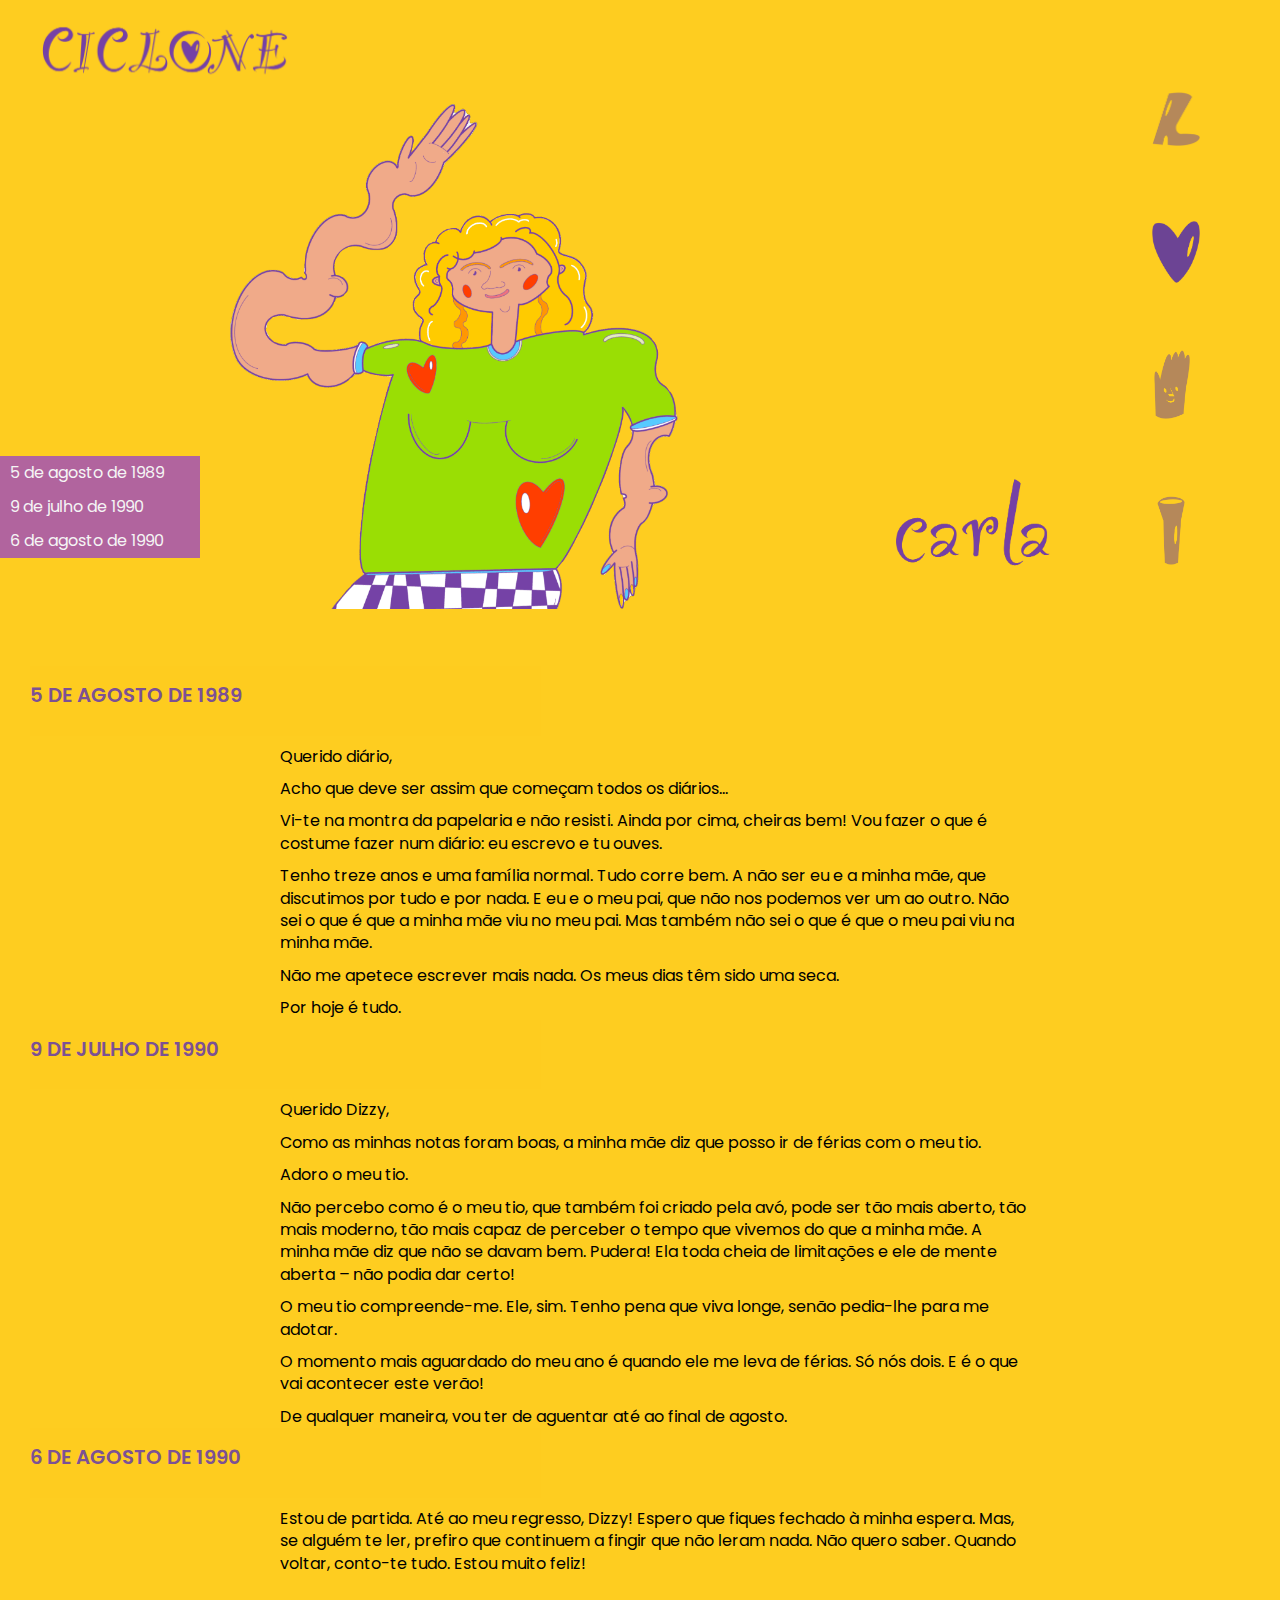
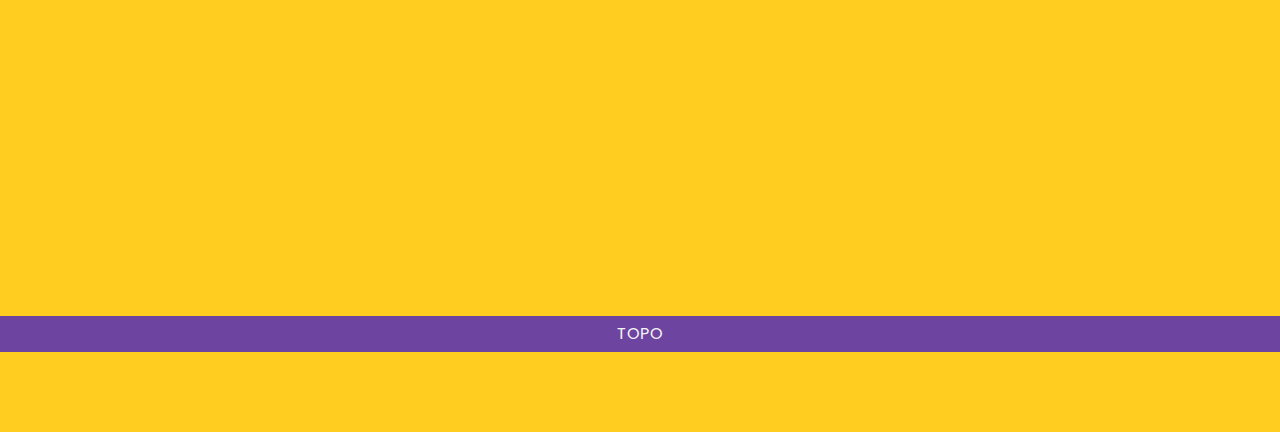
<file: chapters/carla.html>
<!DOCTYPE html>
<html lang="pt">
  <head>
    <meta charset="UTF-8" />
    <meta name="viewport" content="width=device-width, initial-scale=1.0" />
    <link rel="icon" type="icon" href="../assets/media/graphics/balao.png" />
    <!-- informações para o browser -->
    <meta
      name="author"
      content="Andreia Gomes, Inês Teixeira, Michel Bianchi, Vítor-Hugo Sousa"
    />
    <meta
      name="keywords"
      content="Ciclone, Diário, Montanha-Russa, Anabela, Carla, M., Bernardo, Álbum Ilustrado, Orfeão Negro, FBAUP, Web Design, Pedro Amado"
    />
    <meta
      name="description"
      content="Esta página é dedicada à personagem Carla do álbum ilustrado Ciclone - Diário de Uma Montanha-Russa - de Inês Barahona e Miguel Fragata, ilustrado por Mariana Malhão."
    />
    <meta name="data.created" content="2023-11-16" />

    <link rel="stylesheet" href="../assets/css/reset.css" />
    <!-- reset propriedades -->
    <link rel="stylesheet" href="../assets/css/styles.css" />
    <link rel="stylesheet" href="/assets/css/carla.css" />
    <title>Carla</title>
  </head>

  <body>
    <header>
      <figure tabindex="-1" class="nav">
        <!-- para aparecer depois de largar -->
        <img
          class="menu"
          src="../assets/media/graphics/iconmenu.png"
          alt="Icon Menu"
        />
        <nav>
          <ul>
            <li><a href="../chapters/anabela.html">Anabela</a></li>
            <li><a href="../chapters/carla.html">Carla</a></li>
            <li><a href="../chapters/m.html">M.</a></li>
            <li><a href="../chapters/bernardo.html">Bernardo</a></li>
            <li><a href="../about.html">Créditos</a></li>
          </ul>
        </nav>
      </figure>

      <!-- Menu lateral  -->
      <figure  id="ciclone">
        <a href="../index.html">
          <img
            class="homeCarla"
            src="../assets/media/images/ciclonecarla.png"
            alt="Botão de home personalizado com a tipografia da personagem Carla"
          />
        </a>
      </figure>

      <!-- Menu de navegação lateral -->
      <nav>
        <!-- Icone personagem Anabela -->
        <a href="anabela.html">
          <img
            class="anabelaicon"
            src="../assets/media/graphics/iconanabela.png"
            alt="Icon Anabela"
          />
        </a>
        <!-- Icone personagem Carla -->
        <a href="carla.html">
          <img
            class="carlaicon"
            src="../assets/media/graphics/iconcarla.png"
            alt="Icon Carla"
          />
        </a>
        <!-- Icone personagem M -->
        <a href="m.html">
          <img
            class="micon"
            src="../assets/media/graphics/iconm.png"
            alt="Icon M."
          />
        </a>
        <!-- Icone personagem Bernardo -->
        <a href="bernardo.html">
          <img
            class="bernardoicon"
            src="../assets/media/graphics/iconbernardo.png"
            alt="Icon Bernardo"
          />
        </a>
      </nav>

      <br />

      <div class="buttons">
        <a href="#15agosto">5 de agosto de 1989</a>
        <a href="#9julho">9 de julho de 1990</a>
        <a href="#6agosto">6 de agosto de 1990</a>
      </div>

      <figure class="alinhamento">
        <!-- Ilustração da personagem Carla -->
        <img
          class="ilustracaoCarla"
          src="../assets/media/images/carla.png"
          alt="Carla"
        />
        <!-- titulo carla -->
        <img
          class="tituloCarla"
          src="../assets/media/images/titulocarla.png"
          alt="Carla"
        />
      </figure>
    </header>

    <main>

      <!-- Excertos dos textos -->
      <section>
        <article id="15agosto">
          <h2>5 de agosto de 1989</h2>
          <p>Querido diário,</p>
          <p>Acho que deve ser assim que começam todos os diários...</p>
          <p>
            Vi-te na montra da papelaria e não resisti. Ainda por cima, cheiras
            bem! Vou fazer o que é costume fazer num diário: eu escrevo e tu
            ouves.
          </p>
          <p>
            Tenho treze anos e uma família normal. Tudo corre bem. A não ser eu
            e a minha mãe, que discutimos por tudo e por nada. E eu e o meu pai,
            que não nos podemos ver um ao outro. Não sei o que é que a minha mãe
            viu no meu pai. Mas também não sei o que é que o meu pai viu na
            minha mãe.
          </p>
          <p>
            Não me apetece escrever mais nada. Os meus dias têm sido uma seca.
          </p>
          <p>Por hoje é tudo.</p>
        </article>

        <article id="9julho">
          <h2>9 de julho de 1990</h2>
          <p>Querido Dizzy,</p>
          <p>
            Como as minhas notas foram boas, a minha mãe diz que posso ir de
            férias com o meu tio.
          </p>
          <p>Adoro o meu tio.</p>
          <p>
            Não percebo como é o meu tio, que também foi criado pela avó, pode
            ser tão mais aberto, tão mais moderno, tão mais capaz de perceber o
            tempo que vivemos do que a minha mãe. A minha mãe diz que não se
            davam bem. Pudera! Ela toda cheia de limitações e ele de mente
            aberta ­– não podia dar certo!
          </p>
          <p>
            O meu tio compreende-me. Ele, sim. Tenho pena que viva longe, senão
            pedia-lhe para me adotar.
          </p>
          <p>
            O momento mais aguardado do meu ano é quando ele me leva de férias.
            Só nós dois. E é o que vai acontecer este verão!
          </p>
          <p>
            De qualquer maneira, vou ter de aguentar até ao final de agosto.
          </p>
        </article>

        <article id="6agosto">
          <h2>6 de agosto de 1990</h2>
          <p>
            Estou de partida. Até ao meu regresso, Dizzy! Espero que fiques
            fechado à minha espera. Mas, se alguém te ler, prefiro que continuem
            a fingir que não leram nada. Não quero saber. Quando voltar,
            conto-te tudo. Estou muito feliz!
          </p>
        </article>
      </section>
    </main>
    <footer><a href="#top">Topo</a></footer>
  </body>
</html>
</file>
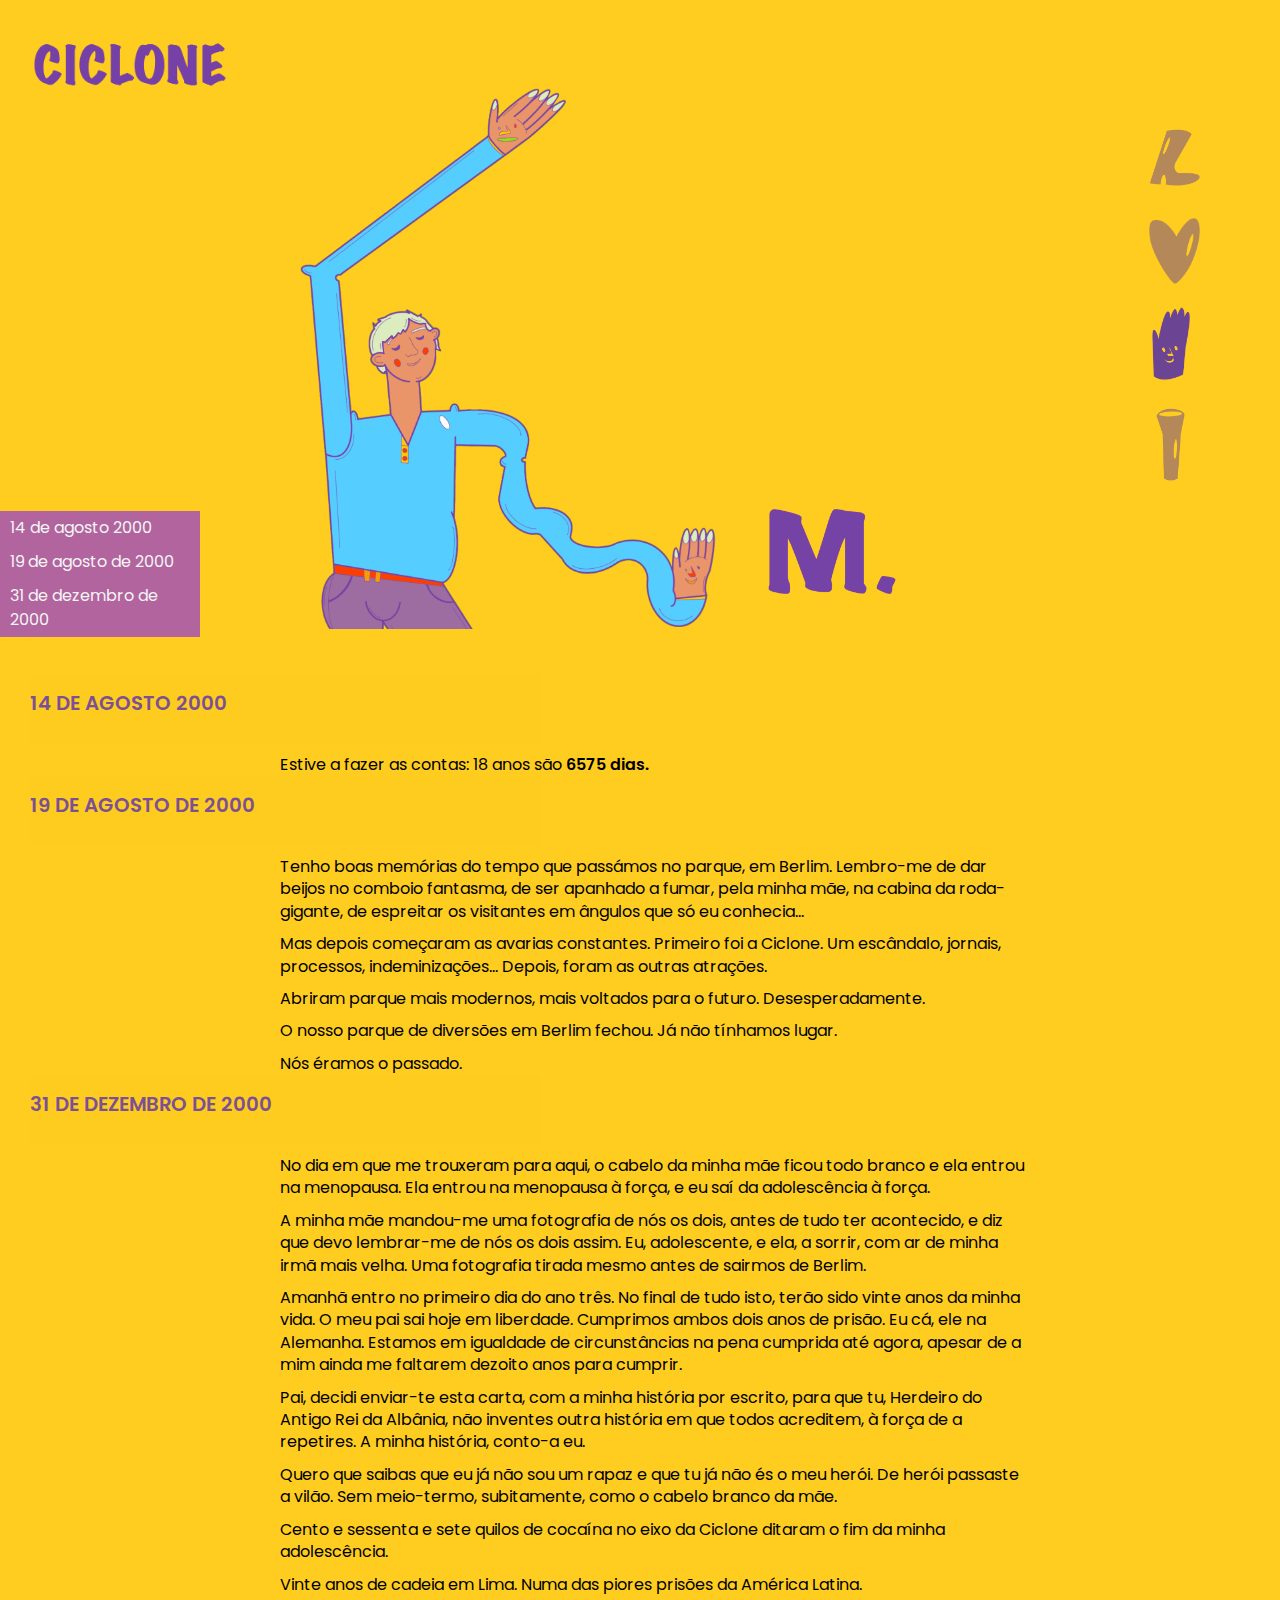
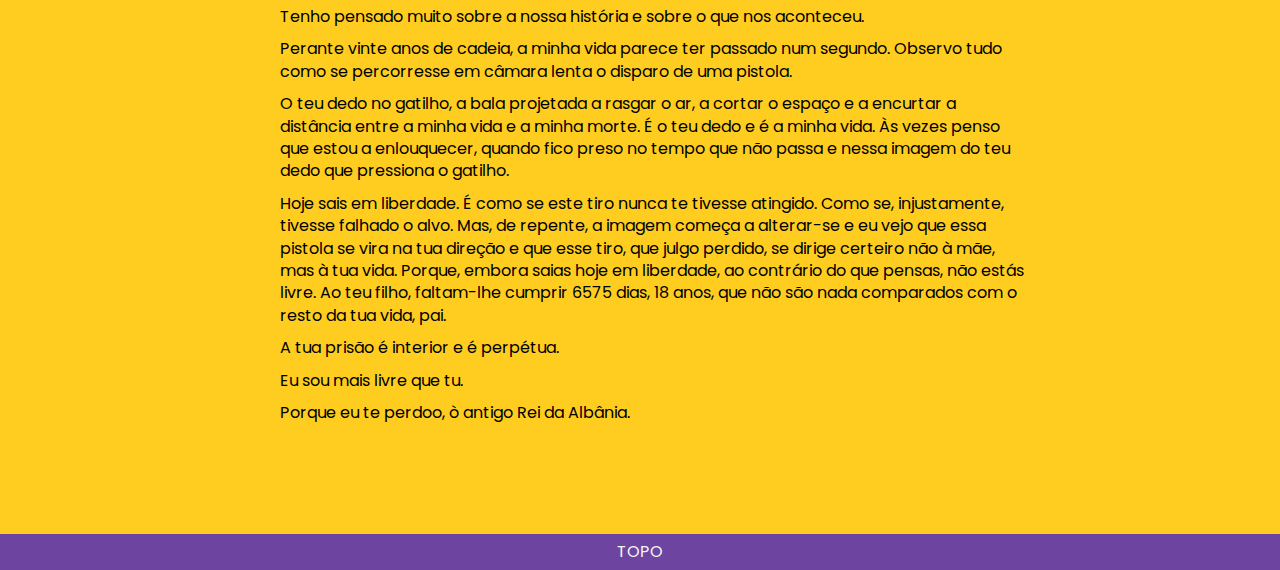
<file: chapters/m.html>
<!DOCTYPE html>
<html lang="pt">
  <head>
    <meta charset="UTF-8" />
    <meta name="viewport" content="width=device-width, initial-scale=1.0" />
    <link rel="icon" type="icon" href="../assets/media/graphics/balao.png" />
    <!-- informações para o browser -->
    <meta
      name="author"
      content="Andreia Gomes, Inês Teixeira, Michel Bianchi, Vítor-Hugo Sousa"
    />
    <meta
      name="keywords"
      content="Ciclone, Diário, Montanha-Russa, Anabela, Carla, M., Bernardo, Álbum Ilustrado, Orfeão Negro, FBAUP, Web Design, Pedro Amado"
    />
    <meta
      name="description"
      content="Esta página é dedicada à personagem M. do álbum ilustrado Ciclone - Diário de Uma Montanha-Russa - de Inês Barahona e Miguel Fragata, ilustrado por Mariana Malhão."
    />
    <meta name="data.created" content="2023-11-16" />

    <link rel="stylesheet" href="../assets/css/reset.css" />
    <!-- reset propriedades -->
    <link rel="stylesheet" href="../assets/css/styles.css" />
    <link rel="stylesheet" href="../assets/css/m.css" />
    <title>M.</title>
  </head>

  <body>
    <header>
      <figure tabindex="-1" class="nav">
        <!-- para aparecer depois de largar -->
        <img
          class="menu"
          src="../assets/media/graphics/iconmenu.png"
          alt="Icon Menu"
        />
        <nav>
          <ul>
            <li><a href="../chapters/anabela.html">Anabela</a></li>
            <li><a href="../chapters/carla.html">Carla</a></li>
            <li><a href="../chapters/m.html">M.</a></li>
            <li><a href="../chapters/bernardo.html">Bernardo</a></li>
            <li><a href="../about.html">Créditos</a></li>
          </ul>
        </nav>
      </figure>

      <!-- Menu lateral  -->
      <figure class="ciclone">
        <a href="../index.html">
          <img
            class="homeM"
            src="../assets/media/images/ciclonem.png"
            alt="Icon Créditos"
          />
        </a>
      </figure>

      <nav>
        <a href="anabela.html">
          <!-- ANABELA -->
          <img
            class="anabelaicon"
            src="../assets/media/graphics/iconanabela.png"
            alt="Icon Anabela"
          />
        </a>
        <a href="carla.html">
          <!-- CARLA -->
          <img
            class="carlaicon"
            src="../assets/media/graphics/iconcarla.png"
            alt="Icon Carla"
          />
        </a>
        <a href="m.html">
          <!-- M -->
          <img
            class="micon"
            src="../assets/media/graphics/iconm.png"
            alt="Icon M."
          />
        </a>
        <a href="bernardo.html">
          <!-- BERNARDO -->
          <img
            class="bernardoicon"
            src="../assets/media/graphics/iconbernardo.png"
            alt="Icon Bernardo"
          />
        </a>
      </nav>

      <br>

      <div class="buttons">
        <a href="#14agosto">14 de agosto 2000</a>
        <a href="#19agosto">19 de agosto de 2000</a>
        <a href="#31dezembro">31 de dezembro de 2000</a>
      </div>

      <figure class="alinhamento">
        <!-- Ilustração da personagem M -->
        <img 
        class="ilustracaoM" 
        src="../assets/media/images/m.png" 
        alt="M." 
        />
        <!-- titulo M -->
        <img 
        class="tituloM" 
        src="../assets/media/images/titulom.png" 
        alt="M." 
        />
      </figure>
    </header>

    <main>
      <section>
        <article id="14agosto">
          <h2>14 de agosto 2000</h2>
          <p>
            Estive a fazer as contas: 18 anos são <strong>6575 dias.</strong>
          </p>
        </article>
        <article id="19agosto">
          <h2>19 de agosto de 2000</h2>
          <p>
            Tenho boas memórias do tempo que passámos no parque, em Berlim.
            Lembro-me de dar beijos no comboio fantasma, de ser apanhado a
            fumar, pela minha mãe, na cabina da roda-gigante, de espreitar os
            visitantes em ângulos que só eu conhecia…
          </p>
          <p>
            Mas depois começaram as avarias constantes. Primeiro foi a Ciclone.
            Um escândalo, jornais, processos, indeminizações… Depois, foram as
            outras atrações.
          </p>
          <p>
            Abriram parque mais modernos, mais voltados para o futuro.
            Desesperadamente.
          </p>
          <p>
            O nosso parque de diversões em Berlim fechou. Já não tínhamos lugar.
          </p>
          <p>Nós éramos o passado.</p>
        </article>
        <article id="31dezembro">
          <h2>31 de dezembro de 2000</h2>
          <p>
            No dia em que me trouxeram para aqui, o cabelo da minha mãe ficou
            todo branco e ela entrou na menopausa. Ela entrou na menopausa à
            força, e eu saí da adolescência à força.
          </p>
          <p>
            A minha mãe mandou-me uma fotografia de nós os dois, antes de tudo
            ter acontecido, e diz que devo lembrar-me de nós os dois assim. Eu,
            adolescente, e ela, a sorrir, com ar de minha irmã mais velha. Uma
            fotografia tirada mesmo antes de sairmos de Berlim.
          </p>
          <p>
            Amanhã entro no primeiro dia do ano três. No final de tudo isto,
            terão sido vinte anos da minha vida. O meu pai sai hoje em
            liberdade. Cumprimos ambos dois anos de prisão. Eu cá, ele na
            Alemanha. Estamos em igualdade de circunstâncias na pena cumprida
            até agora, apesar de a mim ainda me faltarem dezoito anos para
            cumprir.
          </p>
          <p>
            Pai, decidi enviar-te esta carta, com a minha história por escrito,
            para que tu, Herdeiro do Antigo Rei da Albânia, não inventes outra
            história em que todos acreditem, à força de a repetires. A minha
            história, conto-a eu.
          </p>
          <p>
            Quero que saibas que eu já não sou um rapaz e que tu já não és o meu
            herói. De herói passaste a vilão. Sem meio-termo, subitamente, como
            o cabelo branco da mãe.
          </p>
          <p>
            Cento e sessenta e sete quilos de cocaína no eixo da Ciclone ditaram
            o fim da minha adolescência.
          </p>
          <p>
            Vinte anos de cadeia em Lima. Numa das piores prisões da América
            Latina.
          </p>
          <p>
            Tenho pensado muito sobre a nossa história e sobre o que nos
            aconteceu.
          </p>
          <p>
            Perante vinte anos de cadeia, a minha vida parece ter passado num
            segundo. Observo tudo como se percorresse em câmara lenta o disparo
            de uma pistola.
          </p>
          <p>
            O teu dedo no gatilho, a bala projetada a rasgar o ar, a cortar o
            espaço e a encurtar a distância entre a minha vida e a minha morte.
            É o teu dedo e é a minha vida. Às vezes penso que estou a
            enlouquecer, quando fico preso no tempo que não passa e nessa imagem
            do teu dedo que pressiona o gatilho.
          </p>
          <p>
            Hoje sais em liberdade. É como se este tiro nunca te tivesse
            atingido. Como se, injustamente, tivesse falhado o alvo. Mas, de
            repente, a imagem começa a alterar-se e eu vejo que essa pistola se
            vira na tua direção e que esse tiro, que julgo perdido, se dirige
            certeiro não à mãe, mas à tua vida. Porque, embora saias hoje em
            liberdade, ao contrário do que pensas, não estás livre. Ao teu
            filho, faltam-lhe cumprir 6575 dias, 18 anos, que não são nada
            comparados com o resto da tua vida, pai.
          </p>
          <p>A tua prisão é interior e é perpétua.</p>
          <p>Eu sou mais livre que tu.</p>
          <p>Porque eu te perdoo, ò antigo Rei da Albânia.</p>
        </article>
      </section>
    </main>
    <footer><a href="#top">Topo</a></footer>
  </body>
</html>
</file>
<file: assets/css/styles.css>
/* Folha de estilos universal para a o site Ciclone, baseado no livro da editora Orfeão Negro. */
/* Autores: Andreia, Inês, Michel e Vitor */

/* RECURSOS */
@import url("https://fonts.googleapis.com/css2?family=Poppins:wght@100;200;300;400;500;600;700;800;900&display=swap");

/* VARIABLES */
:root {
  --main-color: #6e44a1;
  --background-color: #fecd20;
  --secondary-color: whitesmoke;
  --lighter-color: #b1649e;
  --font-size: 16px;
  --font-size2: 12px;
}

/* SELETOR UNIVERSAL */
* {
  margin: 0;
  padding: 0;
  box-sizing: border-box;
}

html,
body {
  width: 100%;
  height: 100%;
  font-size: 18px;
  font-family: "Poppins";
  background-color: var(--background-color);
}

main {
  padding-bottom: 20px;
}

/* Telemóvel */
@media (min-width: 320px) and (max-width: 600px) {
  body {
    display: block;
    position: relative;
    width: 100%;
    height: 100%;
  }

  nav {
    display: block;
    position: relative;
    float: right;
    right: 15%;
    margin-top: 0.8%;

    min-width: 100px;
    max-width: 300px;
    z-index: 100;
    text-align: right;
  }
  nav {
    visibility: hidden;
  }
  figure:active nav,
  figure:focus nav {
    visibility: visible;
  }

  .menu {
    /*icon do menu*/
    position: absolute;
    display: block;
    width: 10%;
    right: 3%;
    margin-top: -10px;
    padding-top: 10px;
    z-index: 30;
    cursor: pointer;
  }

  #anabelamenu,
  #carlamenu,
  #bernardomenu,
  #mmenu,
  .menupc,
  .menupc > a,
  .creditos,
  main > img:nth-child(2) {
    display: none;
  } /* so necessario na versao pc */

  /* IMAGENS */
  main > img:nth-child(1) {
    /* titulo */
    width: 25%;
    margin-left: 8%;
    margin-top: 10%;
    z-index: 10;
    margin-bottom: 10%;
  }
  main > img:nth-child(3) {
    /* ilustraçao do index */
    display: flex;
    position: absolute;

    justify-content: center;
    align-items: center;

    width: 80%;
    margin-left: 10%;
    margin-top: -50px;

    z-index: 1;
  }

  img {
    /* cada personagem */
    display: block;
    padding: auto;
    margin-left: 25%;
    margin-top: 100px;
  }

  /* Ilustração de perfil de cada personagem */
  .anabelaIlustracao {
    position: relative;
    display: block;
    width: 300px;
    margin: 0;
    top: 16px;
  }

  .headerAnabela {
    background-color: rgb(255, 255, 255);
  }

  .ilustracaoBernardo {
    position: relative;
    display: block;
    width: 50%;
    left: 10%;
  }

  /* titulo cada personagem */
  #titulobernardo {
    position: absolute;
    top: 11%;
    right: 55%;
    width: 35%;
  }
  #titulom {
    position: absolute;
    top: 15%;
    right: 23%;
    width: 20%;
  }
  #titulocarla {
    position: absolute;
    width: 25%;
    right: 11%;
    top: 12%;
  }
  #tituloanabela {
    position: absolute;
    width: 35%;
    top: 10%;
    right: 15%;
  }

  /* ARTICLES */
  article {
    display: block;
    margin: 20px;
  }
  #about article {
    /* nos creditos apenas - aumentar padding lado esquerdo (como h3)*/
    padding-left: 5px;
  }

  /* TÍTULOS */
  .titleindex {
    position: absolute;
    display: block;
    margin: 10%;
    margin-top: 91%;
    text-align: center;
    font-family: "Poppins";
    font-size: 1.5em;
    color: var(--main-color);
    text-justify: right;
    text-align: right;
  }
  h1 {
    position: relative;
    display: block;
    font-family: "Poppins";
    font-size: 1.5em;
    color: var(--main-color);
    text-justify: center;
    text-align: center;
  }
  h2 {
    font-size: 1.1em;
    font-weight: 600;
    color: var(--main-color);
    text-transform: uppercase;

    position: sticky;
    top: 0;
    z-index: 2;
    padding-top: 20px;
    padding-bottom: 30px;
    background-color: var(--background-color);
    opacity: 0.9;
  }
  h3 {
    font-size: 1.1em;
    font-weight: 500;
    color: var(--main-color);
    padding-top: 3px;
    padding-left: 5px;
  }

  /* BUTÕES */
  .buttons {
    width: 130px;
    position: absolute;
    z-index: 10;
    top: 30%;
    right: 0;
    overflow-x: hidden;
    opacity: 0.9;
  }
  .buttons a {
    padding: 5px;
    text-decoration: none;
    font-size: 0.7em;
    line-height: 150%;
    display: block;
  }

  /* PARÁGRAFOS */
  p {
    display: block;
    font-size: var(--font-size2);
    line-height: 1.3em;
    text-align: start;
    padding-top: 10px;
    color: var(--main-color);
  }
  strong {
    font-weight: bold;
  }

  /* LINKS */
  a {
    display: flex;
    position: relative;
    text-decoration: none;
    font-size: var(--font-size);
    background-color: var(--lighter-color);
    color: var(--secondary-color);
    padding: 5px;
  }
  a:hover {
    background-color: var(--main-color);
  }

  h3 > a,
  article > a {
    background-color: rgba(0, 0, 0, 0);
    color: var(--main-color);
  }
  h3 > a:hover,
  article > a:hover {
    background-color: rgba(0, 0, 0, 0);
    color: black;
  }

  /* FOOTER */
  footer {
    display: block;
    bottom: 0;
    font-size: var(--font-size);
  }
  footer > a {
    color: var(--secondary-color);
    text-decoration: none;
  }
  footer > a:hover {
    font-style: italic;
  }
}

/* COMPUTADOR */
@media (min-width: 1020px) {
  header {
    position: relative;
    display: block;
  }

  main {
    position: absolute;
    display: block;
    padding-left: 30px;
    padding-top: 0px;
  }

  /* TEXTOS */

  h1 {
    position: relative;
    display: block;
    font-family: "Poppins";
    font-size: 3em;
    color: var(--main-color);
    top: -50px;
  }
  h2 {
    font-size: 1.1em;
    font-weight: 600;
    color: var(--main-color);
    text-transform: uppercase;

    position: sticky;
    top: 0;
    z-index: 2;
    padding-top: 20px;
    padding-bottom: 30px;
    background-color: var(--background-color);
    opacity: 0.9;
  }
  h3 {
    font-size: 1.1em;
    font-weight: 500;
    color: var(--main-color);
    padding-top: 3px;
    padding-left: 5px;
  }

  p {
    display: block;
    position: relative;
    font-size: var(--font-size);
    line-height: 1.4em;
    text-align: start;
    padding-top: 10px;
    margin-left: 20%;
    max-width: 60%;
  }

  strong {
    font-weight: 600;
  }

  /* .tituloindex se refere ao subtitulo que aparece logo abaixo "Ciclone" no index.html */
  .titleindex {
    position: relative;
    display: block;
    font-family: "Poppins";
    font-size: 1.5em;
    color: var(--main-color);
    top: 20%;
    left: 0%;
  }

  /* Esconder para aparecer apenas no telemovel*/
  main > img:nth-child(1),
  main > img:nth-child(3),
  .nav {
    display: none;
  }

  main > img:nth-child(2) {
    width: 20%;
    padding-top: 20px;
    padding-bottom: 10px;
  }

  main h1 {
    position: relative;
    display: block;
    padding-top: 5px;
  }

  .creditosicon {
    width: 12%;
    position: absolute;
    right: 50px;
    top: 40px;
    z-index: 10;
    filter: brightness(50%);
  }

  .creditosIconAnabela {
    width: 12%;
    position: absolute;
    right: 50px;
    top: 20px;
    z-index: 10;
    filter: brightness(50%);
  }

  .creditosIconAnabela:hover,
  .creditosicon:hover {
    filter: brightness(100%);
  }

  /* Menu de navegação lateral universal */
  .anabelaicon {
    position: absolute;
    right: 0;
    top: 20%;
    opacity: 0.5;
    z-index: 10;
    width: 4%;
  }
  .carlaicon {
    position: absolute;
    right: 0;
    top: 35%;
    opacity: 0.5;
    z-index: 10;
    width: 4%;
  }
  .micon {
    position: absolute;
    right: 10px;
    top: 50%;
    opacity: 0.5;
    z-index: 10;
    width: 3%;
  }
  .bernardoicon {
    position: absolute;
    right: 15px;
    top: 67%;
    opacity: 0.5;
    z-index: 10;
    width: 2.3%;
  }

  .anabelaicon:hover,
  .carlaicon:hover,
  .micon:hover,
  .bernardoicon:hover,
  .creditosicon {
    opacity: 1;
  }

  /* Não percebo pq tem um scroll lateral no index, tento inspecionar mas quando o faço os personagens saem do html */

  /* posição de cada personagem dentro da seleção do index.html */

  .menupc {
    display: block;
    position: relative;
    margin-top: -15vh;
  }

  #anabelamenu {
    position: absolute;
    display: block;
    width: 400px;
    top: 230px;
    left: 10px;
    filter: brightness(50%); /* efeito de desfoque */
  }

  #anabelamenu:hover {
    filter: brightness(100%); /* efeito de foco */
  }

  #carlamenu {
    position: absolute;
    display: block;
    width: 300px;
    top: 200px;
    left: 430px;
    filter: brightness(50%);
  }
  #carlamenu:hover {
    filter: brightness(100%);
  }
  #mmenu {
    position: absolute;
    display: block;
    width: 300px;
    top: 160px;
    left: 800px;
    padding-top: 0px;
    filter: brightness(50%);
  }
  #mmenu:hover {
    filter: brightness(100%);
  }

  #bernardomenu {
    position: absolute;
    display: block;
    width: 350px;
    top: 280px;
    left: 1050px;
    filter: brightness(50%);
  }

  #bernardomenu:hover {
    filter: brightness(100%);
  }

  /* estilização universal dos botões laterais de navegação por ancoragem */
  .buttons {
    position: absolute;
    display: block;
    width: 200px;
    z-index: 10;
    top: 83%;
    left: 0;
    background-color: var(--lighter-color);
  }
  .buttons a {
    padding: 5px 10px;
    text-decoration: none;
    line-height: 150%;
    display: block;
    color: var(--secondary-color);
    font-size: var(--font-size);
  }
  .buttons a:hover {
    background-color: var(--background-color);
    color: var(--main-color);
    font-style: italic;
  }

  /* FOOTER */
  footer {
    position: relative;
    display: block;
    padding: 10px;
    font-size: var(--font-size);
    background-color: var(--main-color);
    text-align: center;
    text-transform: uppercase;
  }
  footer > a {
    color: var(--secondary-color);
    text-decoration: none;
  }
  footer:hover {
    color: var(--main-color);
    background-color: var(--lighter-color);
  }
}
</file>
<file: assets/css/creditos.css>
/* RECURSOS */
@import url("https://fonts.googleapis.com/css2?family=Poppins:wght@100;200;300;400;500;600;700;800;900&display=swap");

/* VARIABLES */
:root {
  --main-color: #6e44a1;
  --background-color: #fecd20;
  --secondary-color: whitesmoke;
  --lighter-color: #b1649e;
  --font-size: 0.9em;
}

/* SELETOR UNIVERSAL */
* {
  margin: 0;
  padding: 0;
  box-sizing: border-box;
  text-justify: center;
  text-align: center;
}

html,
body {
  font-style: 16pt;
  font-family: "Poppins";
  background-color: var(--background-color);
}

main {
  padding-bottom: 20px;
}

/* Telemóvel */
@media (min-width: 320px) and (max-width: 600px) {
  header {
    position: relative;
    display: block;
  }

  main {
    padding-top: 10px;
    margin-bottom: 100px;
    text-justify: center;
  }

  /* TEXTOS */
  h1 {
    position: relative;
    font-family: "Poppins";
    font-size: 3em;
    color: var(--main-color);
    padding: 60px 0;
    top: 50px;
  }
  h2 {
    font-size: 1.1em;
    font-weight: 600;
    color: var(--main-color);
    text-transform: uppercase;

    position: sticky;
    top: 0;
    z-index: 2;
    padding-top: 100px;
    padding-bottom: 30px;
    background-color: var(--background-color);
    opacity: 0.9;
  }
  h3 {
    font-size: 1.1em;
    font-weight: 500;
    color: var(--main-color);
    padding-top: 80px;
    padding-left: 5px;
  }

  p {
    font-size: var(--font-size);
    line-height: 1.3em;
    text-align: center;
    padding-top: 10px;
  }
  strong {
    font-weight: bold;
  }

  /* de cada PERSONAGEM */
  .creditosicon {
    position: absolute;
    left: 15px;
    top: 15px;
    width: 11%;
  }

  .creditosDesktop {
    display: block;
    position: absolute;
    width: 30px;
  }

  /* BUTÕES */
  .buttons {
    width: 130px;
    position: fixed;
    z-index: 10;
    top: 35%;
    right: 0;
    overflow-x: hidden;
    opacity: 0.9;
  }
  .buttons a {
    padding: 5px;
    text-decoration: none;
    font-size: 0.7em;
    line-height: 150%;
    display: block;
    background-color: var(--lighter-color);
    color: var(--secondary-color);
  }
  .buttons a:hover{
    background-color: var(--background-color);
    color: var(--main-color);
  }

  /* LINKS */
  a {
    text-decoration: none;
    background-color: var(--background-color);
    color: var(--main-color);
    padding: 0px;
    text-align: center;
  }
  a:hover {
    background-color: var(--main-color);
    color: var(--secondary-color);
  }

  h3 > a,
  article > a {
    background-color: rgba(0, 0, 0, 0);
    color: var(--main-color);
  }
  h3 > a:hover,
  article > a:hover {
    background-color: rgba(0, 0, 0, 0);
    color: black;
  }

  /* FOOTER */
  footer {
    display: block;
    position: fixed;
    bottom: 0;
    font-size: var(--font-size);
  }
  footer > a {
    color: var(--secondary-color);
    text-decoration: none;
  }
  footer > a:hover {
    font-style: italic;
  }
}

/* COMPUTADOR */
@media (min-width: 601px) {
  header {
    position: relative;
    display: block;
  }

  main {
    padding-top: 10px;
    margin-bottom: 100px;
    text-justify: center;
  }

  /* TEXTOS */
  h1 {
    position: relative;
    font-family: "Poppins";
    font-size: 3em;
    color: var(--main-color);
    padding: 60px 0;
    top: 50px;
  }
  h2 {
    font-size: 1.1em;
    font-weight: 600;
    color: var(--main-color);
    text-transform: uppercase;

    position: sticky;
    top: 0;
    z-index: 2;
    padding-top: 100px;
    padding-bottom: 30px;
    background-color: var(--background-color);
    opacity: 0.9;
  }
  h3 {
    font-size: 1.1em;
    font-weight: 500;
    color: var(--main-color);
    padding-top: 80px;
    padding-left: 5px;
  }

  p {
    font-size: var(--font-size);
    line-height: 1.3em;
    text-align: center;
    padding-top: 10px;
  }
  strong {
    font-weight: bold;
  }

  /* LINKS */
  a {
    text-decoration: none;
    background-color: var(--background-color);
    color: var(--main-color);
    padding: 0px;
    text-align: center;
  }
  a:hover {
    background-color: var(--lighter-color);
    color: var(--secondary-color);
  }

  /* de cada PERSONAGEM */
  .creditosicon {
    position: absolute;
    right: 20px;
    top: 10px;
    width: 4%;
  }

  /* BUTÕES */
  .buttons {
    position: absolute;
    display: block;
    width: 200px;
    background-color: var(--lighter-color);
  }
  .buttons a {
    padding: 5px;
    text-decoration: none;
    line-height: 150%;
    display: block;
    color: var(--secondary-color);
    font-size: var(--font-size);
    background-color: var(--lighter-color);
  }
  .buttons a:hover {
    background-color: var(--background-color);
    color: var(--main-color);
    font-style: italic;
  }

  /* FOOTER */
  footer {
    display: block;
    padding: 10px;
    bottom: 0;
    font-size: var(--font-size);
    background-color: var(--main-color);
    text-align: center;
    text-transform: uppercase;
  }
  footer > a {
    color: var(--secondary-color);
    text-decoration: none;
    background-color: var(--main-color);
  }
  footer:hover, footer> a:hover {
    color: var(--main-color);
    background-color: var(--lighter-color);
  }
}
</file>
<file: assets/css/anabela.css>
/* Folha de estilos para o anabela.html */
/* Última modificação: 01/01/2024 - Feliz ano novo! */

/* Telemóvel */
@media (max-width: 600px) {
  nav {
    height: 0%;
  }

  .menu {
    padding-top: 20px;
    width: 50px;
  }

  #ciclone {
    background-color: var(--background-color);
    display: block;
    display: relative;
  }

  #ciclone > a{
    background-color: var(--background-color);
  }

  .creditosIconAnabela {
    margin-top: 0px;
    margin-left: 20px;
    width: 150px;
    z-index: 200;
  }

  .anabelaicon,
  .carlaicon,
  .bernardoicon,
  .micon {
    width: 0%;
    height: 0%;
    padding: 0%;
    position: absolute;
    margin: 0%;
    background-color: var(--background-color);
  }

  .buttons {
    position: absolute;
    z-index: 10;
    padding-right: 0;
    text-align: center;
    align-items: end;
    margin-top: auto;
    width: 100%;
    top: 0%;
    padding-top: 90px;
  }

  /* ilustraçao + noem da personagem */
  .alinhamento {
    display: flex;
    width: 90%;
    justify-content: center;
    margin-bottom: 60px;
    margin-top: 10px;
  }

  .anabelaIlustracao {
    margin: 0%;
    display: flex;
    width: 90%;
  }

  #tituloanabela {
    margin: 0%;
    display: flex;
    width: 40%;
    padding-top: 290px;
    padding-left: 20px;
    top: 0%;
  }

  footer {
    margin-top: 50px;
  }

  .menuAnabela {
    width: 0;
    height: 80px;
  }
  .headerAnabela {
    background-color: var(--background-color);
  }

  /* icons nao mostrados */
  .icons {
    background-color: var(--background-color);
  }

}

/* Desktop */
@media (min-width: 1020px) {
  #tituloanabela {
    position: relative;
    display: block;
    width: 250px;
    margin: 0;
    top: -150px;
    left: 60%;
  }

  .anabelaIlustracao {
    position: relative;
    display: block;
    padding-top: 280px;
    padding-right: 10px;
    width: 65%;
  }

  .creditosIconAnabela {
    width: 15%;
    position: absolute;
    left: 30px;
    top: 20px;
    z-index: 10;
  }

  .anabelaicon {
    opacity: 100;
  }

  .menuAnabela {
    padding: 0px;
  }
  .headerAnabela {
    margin-right: 80px;
    margin-bottom: 30px;
  }

  span {
    background-color: #6c5500;
    color: #6c5500;
  }

  span:hover {
    opacity: 100;
    background-color: var(--background-color);
    transition: 0.6;
  }

  .buttons {
    margin-top: -4vh;
  }

  footer {
    display: block;
    position: relative;
    margin-bottom: 0px;
    margin-top: 350vh;
  }
}
</file>
<file: assets/css/bernardo.css>
/* Modificações para o personagem Bernardo */
/* Data da última modificação 02/01/24 */

@media (max-width: 600px) {
  nav {
    height: 0%;
  }

  .menu {
    padding-top: 20px;
    width: 50px;
  }

  #ciclone {
    background-color: var(--background-color);
    display: block;
  }

  #ciclone > a{
    background-color: var(--background-color);
  }

  .homeBernardo {
    margin-top: 5px;
    margin-left: 20px;
    width: 150px;
    z-index: 200;
  }

  .anabelaicon,
  .carlaicon,
  .bernardoicon,
  .micon {
    width: 0%;
    height: 0%;
    padding: 0%;
    position: absolute;
  }

  .buttons {
    position: absolute;
    z-index: 10;
    padding-right: 0;
    text-align: center;
    align-items: end;
    margin-top: auto;
    width: 100%;
    top: 0%;
    padding-top: 90px;
  }

  /* /* ilustraçao + noem da personagem */
  .alinhamento {
    display: flex;
    width: 100%;
    justify-content: center;
    margin-bottom: 60px;
    margin-top: 0px;
    position:static;
  }

  .ilustracaoBernardo {
    margin: 0%;
    display:inline;
    width: 80%;
    height: 10%;
    padding-top: 0px;
    padding-left: 80px;
  }

  .tituloBernardo {
    margin: 0%;
    display:inline;
    width: 50%;
    height: 10%;
    padding-top: 180px;
    padding-left: 40px;
    top: 0%;
    z-index: 5;
  }

  footer {
    margin-top: 50px;
  }
}

@media (min-width: 1020px) {
  .homeBernardo {
    display: block;
    position: relative;
    width: 350px;
    margin-top: 30px;
    margin-left: 30px;
    z-index: 100;
  }

  .ilustracaoBernardo {
    display: block;
    position: relative;
    width: 40%;
    margin-top: -450px;
    margin-left: 300px;
  }

  .tituloBernardo {
    display: block;
    position: relative;
    width: 300px;
    margin-top: -20%;
    margin-left: 65%;
  }

  main {
    display: block;
    position: relative;
    margin-top: 200px;
  }

  .buttons {
    margin-top: 0;
    width: 280px;
  }

  footer {
    margin-top: 100px;
  }

  .menuBernardo {
    position: relative;
    margin-right: 80px;
    margin-top: -150px;
    padding-top: 45%;
  }

  .bernardoicon {
    opacity: 1;
  }
}
</file>
<file: assets/css/carla.css>
/* Telemóvel */
@media (min-width: 320px) and (max-width: 600px) {
  nav {
    height: 0%;
  }

  .menu {
    padding-top: 20px;
    width: 50px;
  }

  #ciclone {
    background-color: var(--background-color);
    display: block;
  }

  #ciclone > a {
    background-color: var(--background-color);
  }

  .homeCarla {
    margin-top: 5px;
    margin-left: 20px;
    width: 150px;
    z-index: 200;
  }

  .anabelaicon,
  .carlaicon,
  .bernardoicon,
  .micon {
    width: 0%;
    height: 0%;
    padding: 0%;
    position: absolute;
  }

  .buttons {
    position: absolute;
    z-index: 10;
    padding-right: 0;
    text-align: center;
    align-items: end;
    margin-top: auto;
    width: 100%;
    top: 0%;
    padding-top: 90px;
  }

  /* /* ilustraçao + noem da personagem */
  .alinhamento {
    display: flex;
    width: 90%;
    justify-content: center;
    margin-bottom: 60px;
    margin-top: 10px;
  }

  .ilustracaoCarla {
    margin: 0%;
    display: flex;
    width: 60%;
    height: 10%;
    padding-top: 100px;
    padding-left: 20px;
  }

  .tituloCarla {
    margin: 0%;
    display: flex;
    width: 40%;
    height: 10%;
    padding-top: 250px;
    padding-left: 20px;
    top: 0%;
  }

  footer {
    margin-top: 50px;
  }
}
/* Desktop */
@media (min-width: 1020px) {
  /* Botão para levar ao index.html */
  .homeCarla {
    display: block;
    position: absolute;
    z-index: 10;
    width: 250px;
    margin-top: 80px;
    margin-left: 40px;
  }

  .ilustracaoCarla {
    display: block;
    position: relative;
    width: 35%;
    margin-left: 18%;
    margin-top: 13%;
  }

  .tituloCarla {
    display: block;
    position: relative;
    width: 12%;
    margin-top: -130px;
    margin-left: 70%;
    z-index: 10;
  }

  /* dei um margin para conseguir colocar o texto abaixo da ilustração e do titulo */
  section {
    display: block;
    position: relative;
    margin-top: 100px;
  }

  nav {
    display: block;
    position: relative;
    margin-right: 80px;
    margin-top: -80px;
  }

  nav > a {
    display: block;
    position: absolute;
    padding: 430px;
    width: 100%;
  }

  .carlaicon {
    opacity: 1;
  }

  footer {
    margin-top: 150vh;
  }
}
</file>
<file: assets/css/m.css>
/* Modificações espefícificas para o personagem M */
/* Data da última modificação: 02/01/24 */

/* Telemóvel */
@media (max-width: 600px) {
  nav {
    height: 0%;
  }

  .menu {
    padding-top: 20px;
    width: 50px;
  }

  .ciclone {
    display: block;
  }

  .ciclone > a{
    background-color: var(--background-color);
  }

  .homeM {
    margin-top: 5px;
    margin-left: 20px;
    width: 150px;
    z-index: 200;
  }

  .anabelaicon,
  .carlaicon,
  .bernardoicon,
  .micon {
    width: 0%;
    height: 0%;
    padding: 0%;
    position: absolute;
    background-color: var(--background-color);
  }

  .buttons {
    position: absolute;
    z-index: 10;
    padding-right: 0;
    text-align: center;
    align-items: end;
    margin-top: auto;
    width: 100%;
    top: 0%;
    padding-top: 90px;
  }

  /* /* ilustraçao + noem da personagem */
  .alinhamento {
    display: flex;
    width: 90%;
    justify-content: center;
    margin-bottom: 60px;
    margin-top: 10px;
  }

  .ilustracaoM {
    margin: 0%;
    display: flex;
    width: 80%;
    padding-top: 100px;
    padding-left: 100px;
  }

  .tituloM {
    margin: 0%;
    display: flex;
    width: 60%;
    height: 10%;
    padding-top: 140px;
    padding-right: 60px;
    top: 0%;
  }

  footer {
    margin-top: 50px;
  }
}

/* COMPUTADOR */
@media (min-width: 1020px) {
  .homeM {
    display: block;
    position: absolute;
    width: 200px;
    margin-left: 30px;
    margin-top: 20px;
  }

  .ilustracaoM {
    display: block;
    position: relative;
    width: 32.5%;
    margin-top: 5%;
    margin-left: 300px;
    padding-bottom: 80px;
  }

  .tituloM {
    display: block;
    position: relative;
    width: 10%;
    margin-left: 60%;
    margin-top: -200px;
  }

  .anabelaicon,
  .carlaicon,
  .micon,
  .bernardoicon {
    margin-right: 80px;
    margin-top: 10px;
    padding-top: 0px;
  }

  .micon {
    opacity: 1;
  }

  main {
    display: block;
    position: relative;
    margin-top: 80px;
  }

  footer {
    margin-top: 10vh;
  }

  .buttons {
    margin-top: 2vh;
  }
}
</file>
